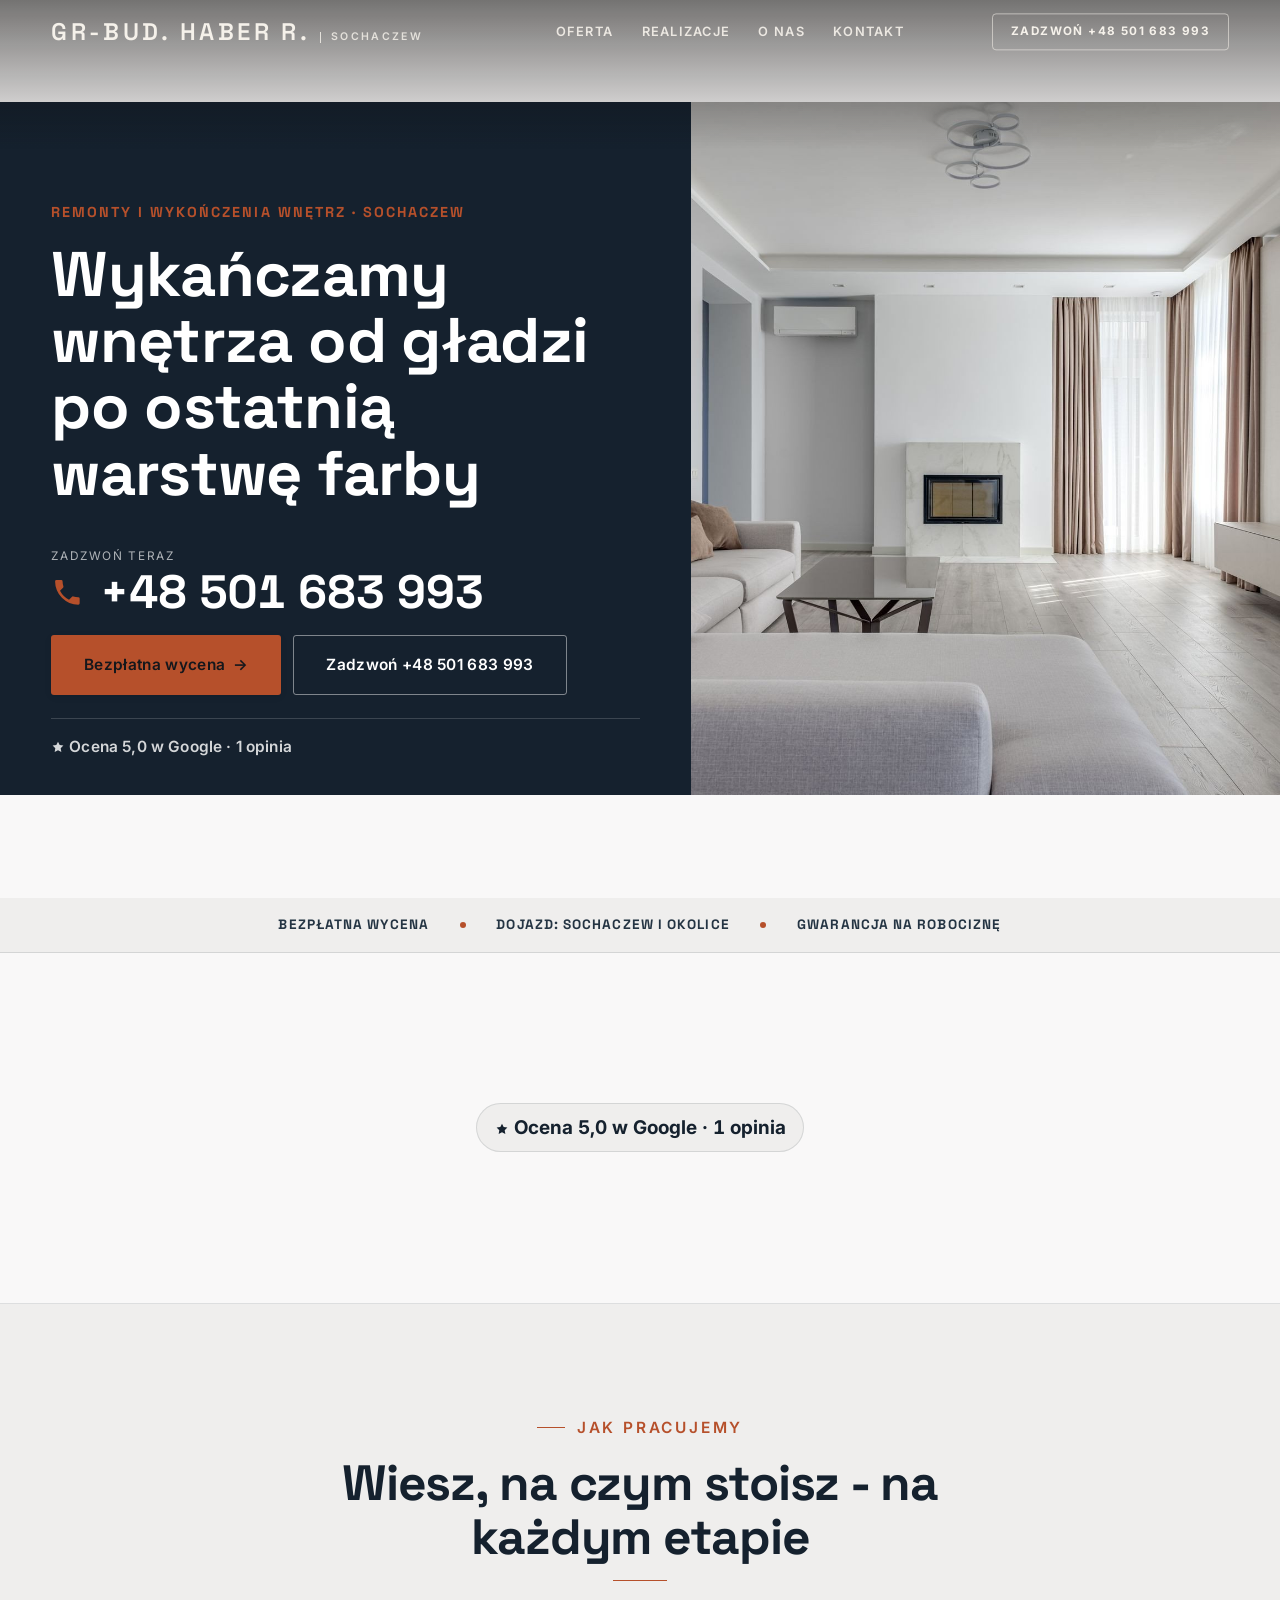
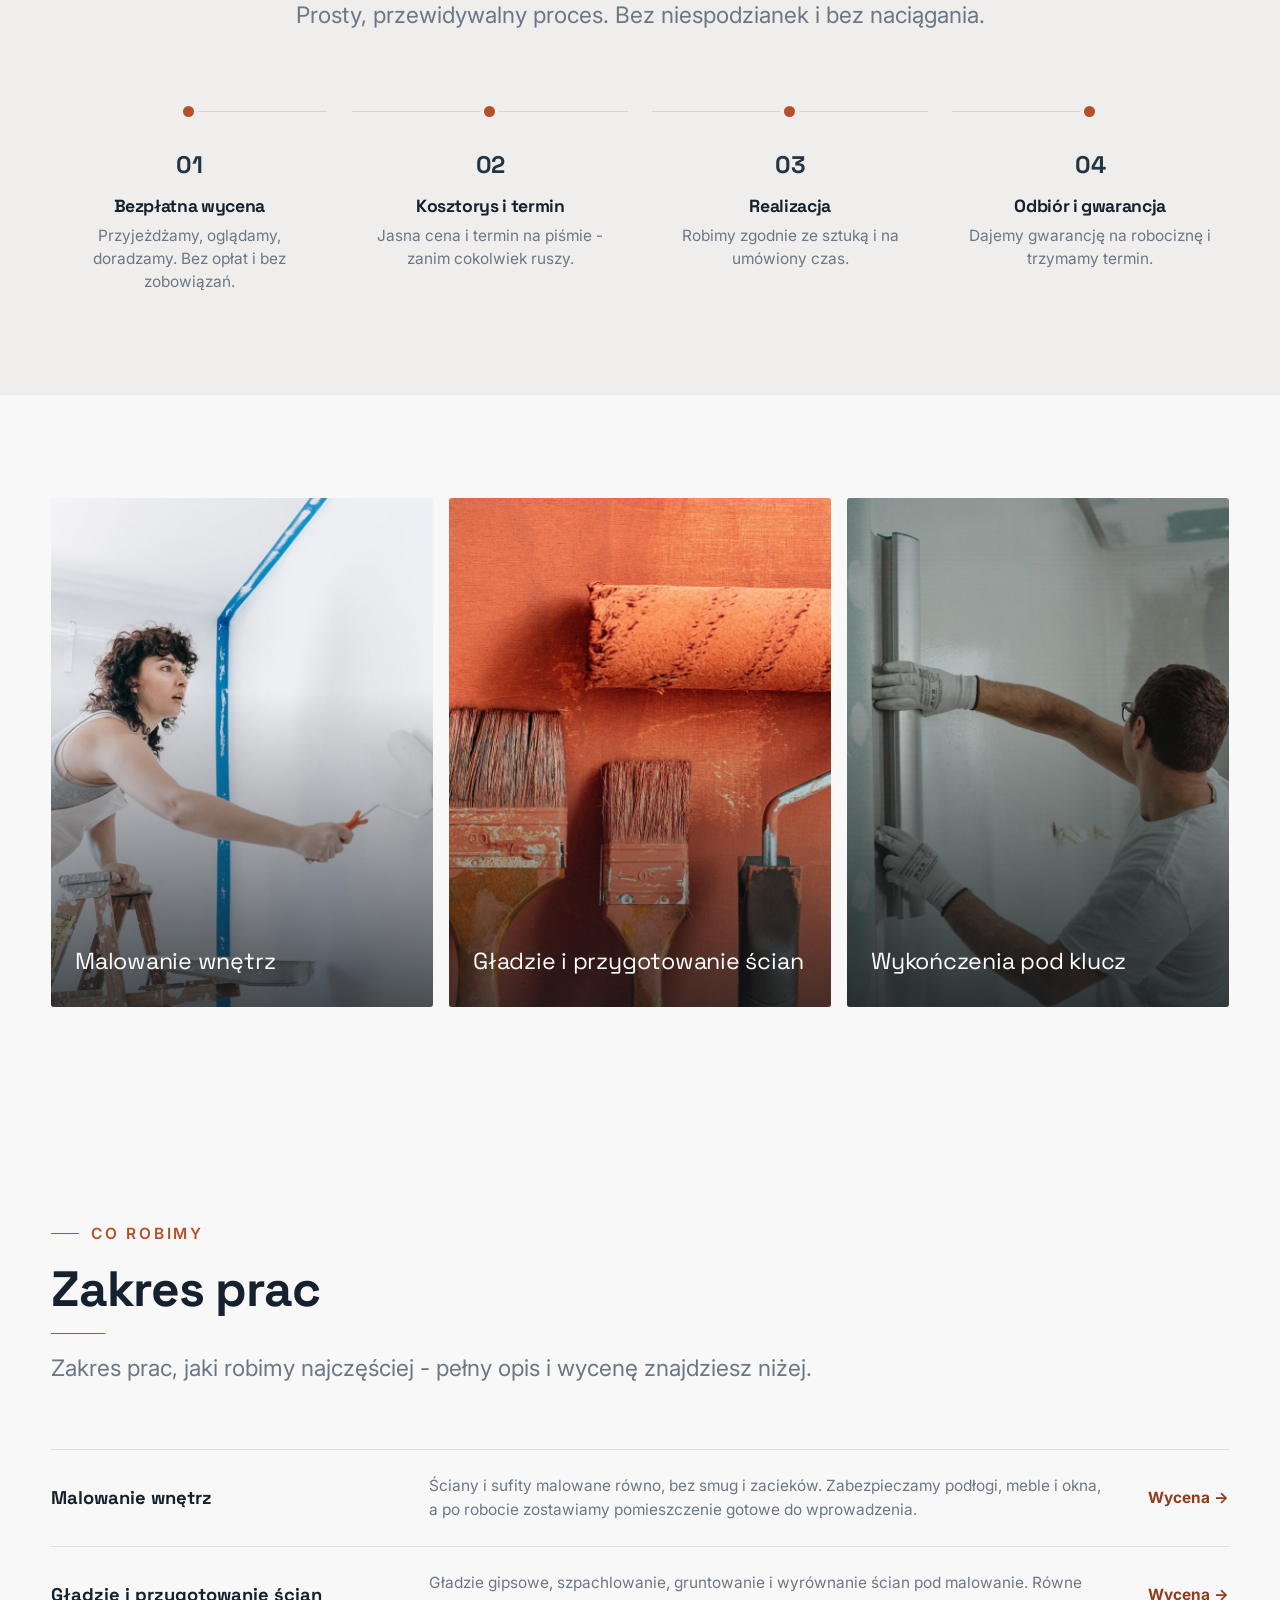
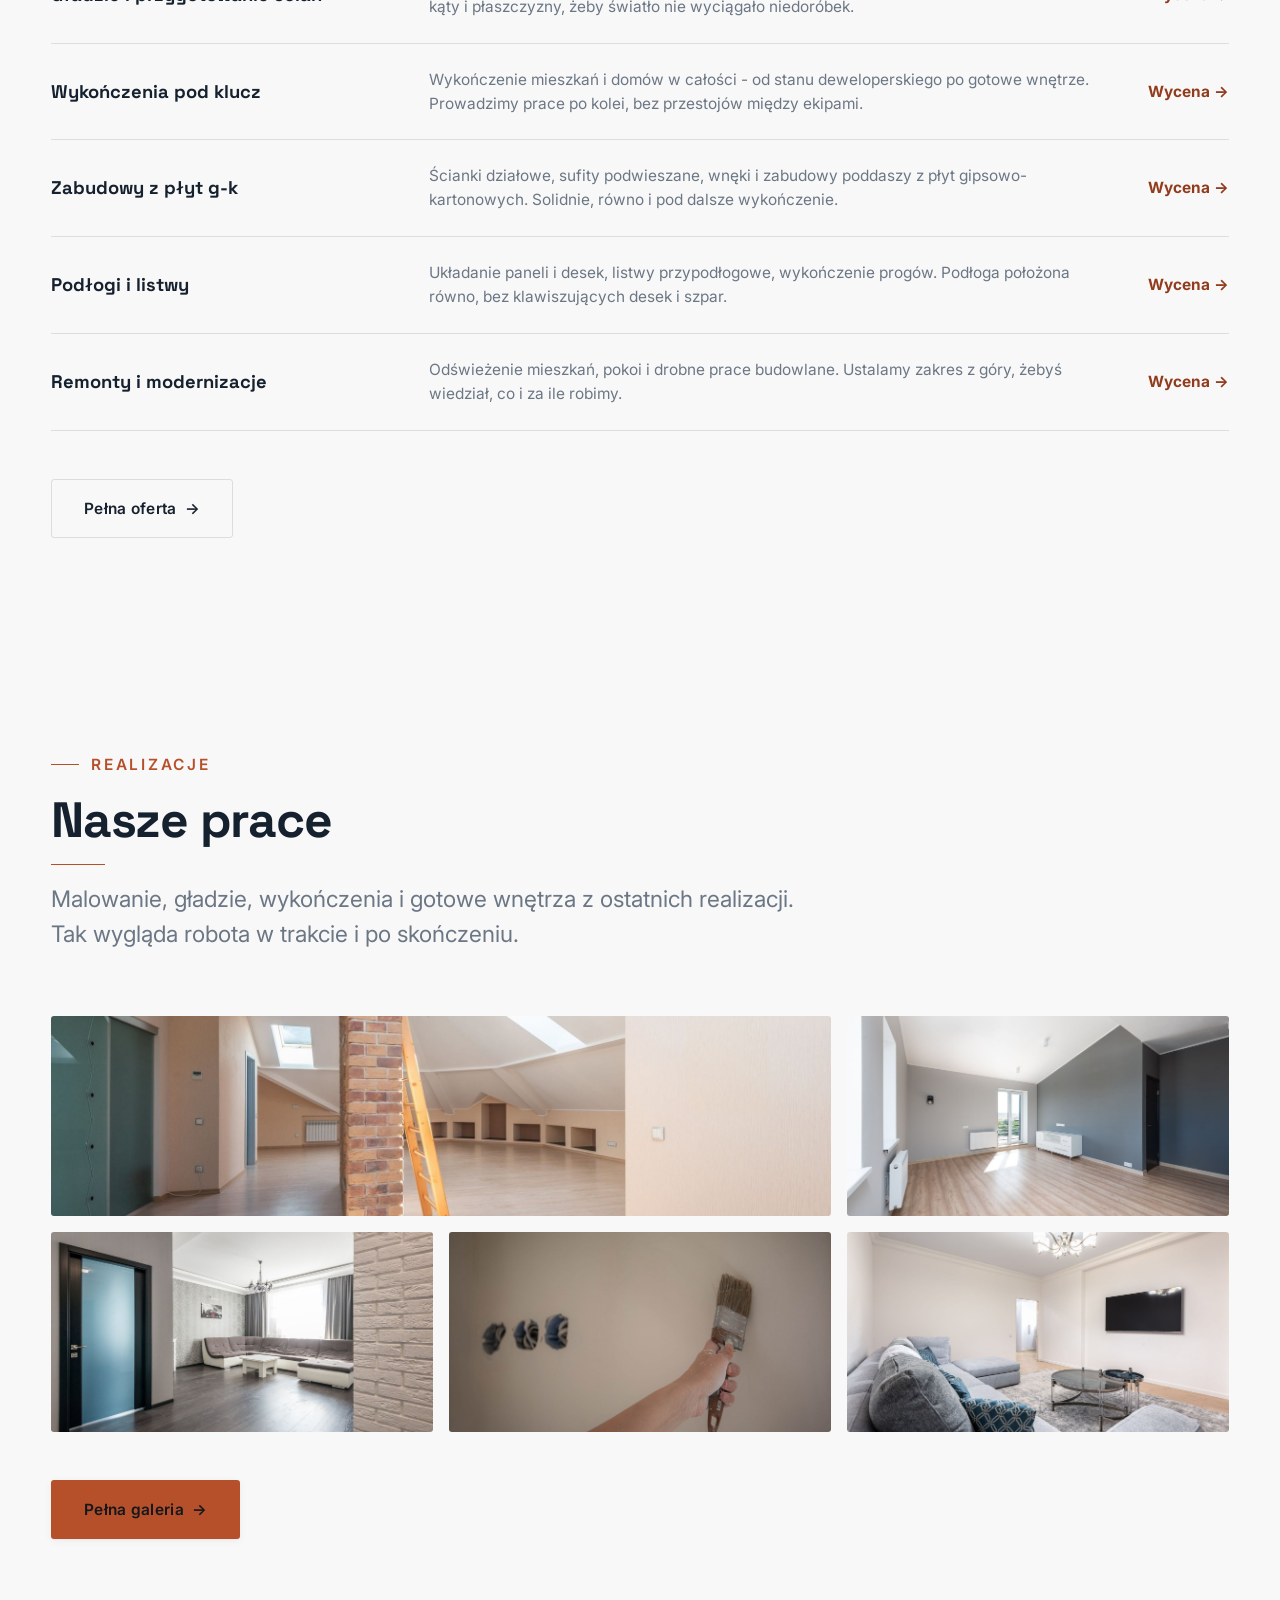
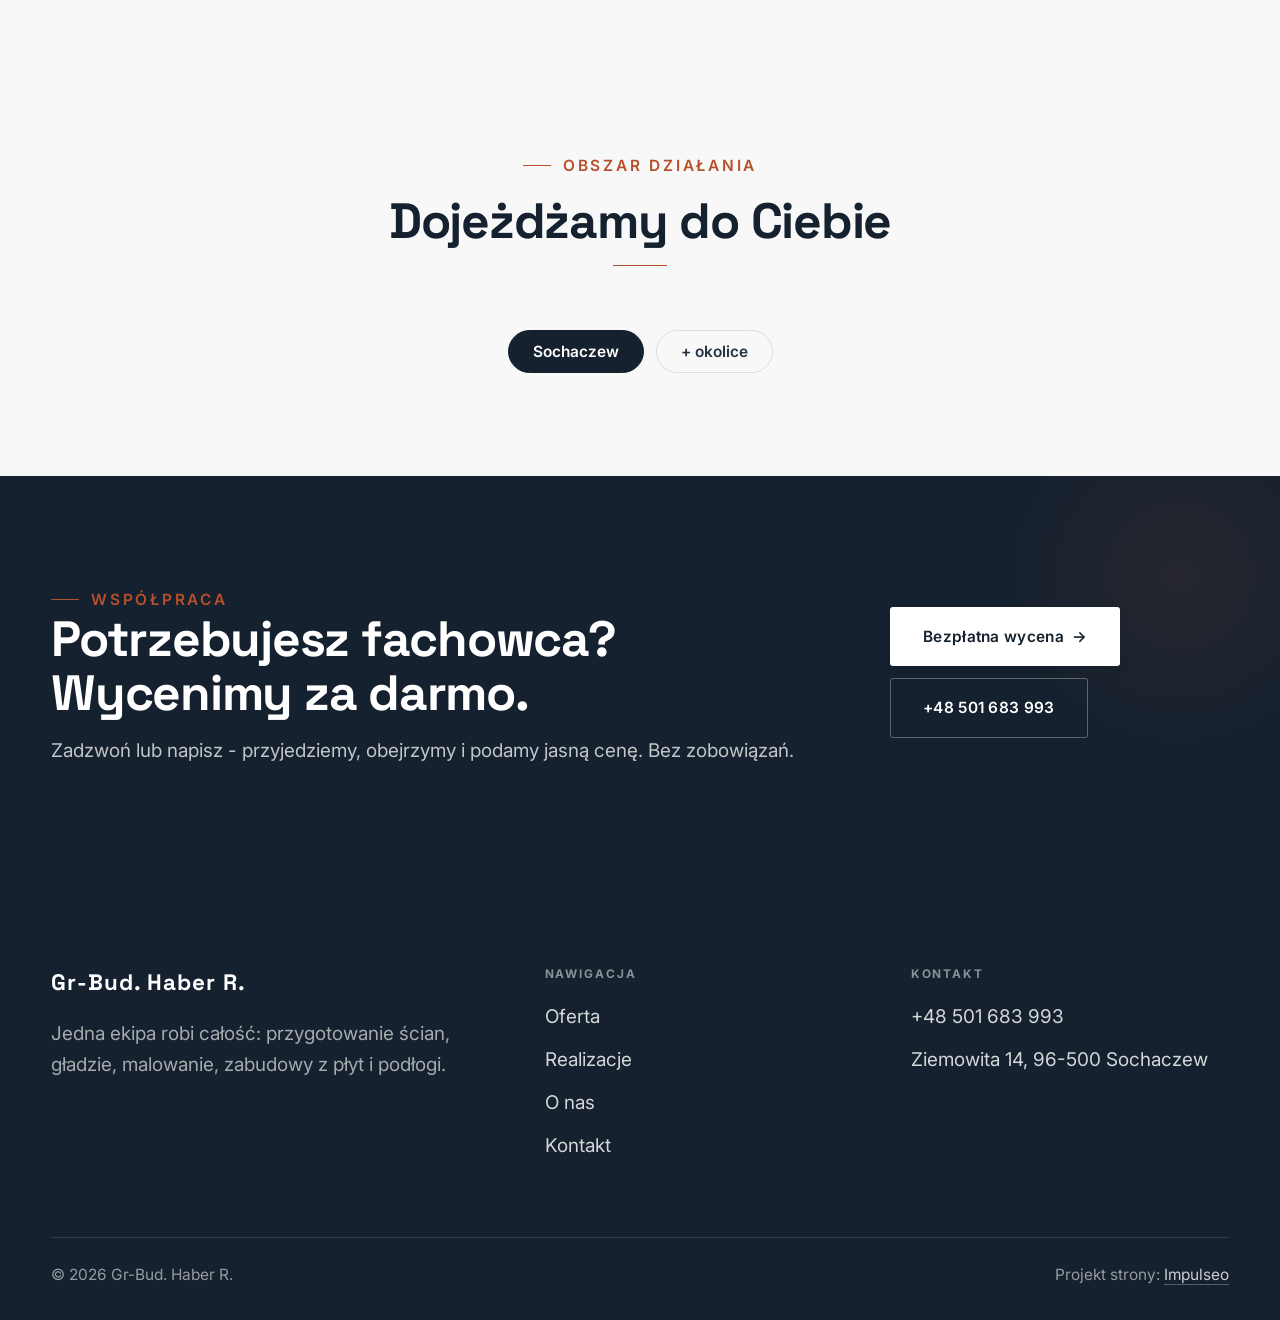
<file: index.html>
<!DOCTYPE html>
<html lang="pl">
<head>
<meta charset="UTF-8">
<meta name="viewport" content="width=device-width, initial-scale=1.0">
<title>Gr-Bud. Haber R. - Remonty i wykończenia wnętrz · Sochaczew</title>
<meta name="description" content="Gr-Bud. Haber R. - malowanie, gładzie, tynki i wykończenia mieszkań oraz domów w Sochaczewie i okolicy. Jedna ekipa od przygotowania ścian po gotowe wnętrze. Bezpłatna wycena - zadzwoń.">
<link rel="preconnect" href="https://fonts.googleapis.com">
<link rel="preconnect" href="https://fonts.gstatic.com" crossorigin>
<link href="https://fonts.googleapis.com/css2?family=Space+Grotesk:wght@500;600;700&family=Inter:wght@400;500;600&display=swap" rel="stylesheet">
<link rel="stylesheet" href="assets/styles.css">
</head>
<body>

<header class="nav">
  <div class="wrap nav-inner">
    <a class="brand" href="index.html"><span class="name">Gr-Bud. Haber R.</span><span class="sub">Sochaczew</span></a>
    <nav class="nav-links">
      <a href="oferta.html">Oferta</a>
      <a href="realizacje.html">Realizacje</a>
      <a href="o-nas.html">O nas</a>
      <a href="kontakt.html">Kontakt</a>
      <a href="tel:+48501683993" class="btn btn-accent">Zadzwoń +48 501 683 993</a>
    </nav>
    <button class="nav-toggle" aria-label="Menu"><span></span><span></span><span></span></button>
  </div>
</header>

<section class="hero-fach">
  <img class="hf-photo" src="img/hero.jpg" alt="Gr-Bud. Haber R.">
  <div class="hf-panel">
      <span class="hf-kicker">Remonty i wykończenia wnętrz · Sochaczew</span>
      <h1 class="hf-title">Wykańczamy wnętrza od gładzi po ostatnią warstwę farby</h1>
      <a class="hf-phone" href="tel:+48501683993"><span class="hf-phone-lab">Zadzwoń teraz</span><span class="hf-phone-num"><svg class="ico-tel" width="16" height="16" viewBox="0 0 24 24" fill="none" aria-hidden="true"><path d="M6.6 10.8a15.5 15.5 0 0 0 6.6 6.6l2.2-2.2a1 1 0 0 1 1-.24 11.4 11.4 0 0 0 3.6.58 1 1 0 0 1 1 1V20a1 1 0 0 1-1 1A17 17 0 0 1 3 4a1 1 0 0 1 1-1h3.5a1 1 0 0 1 1 1c0 1.25.2 2.46.58 3.6a1 1 0 0 1-.25 1l-2.23 2.2Z" fill="currentColor"/></svg> +48 501 683 993</span></a>
      <div class="hf-actions">
        <a href="kontakt.html" class="btn btn-accent">Bezpłatna wycena <span class="arr">→</span></a>
        <a href="tel:+48501683993" class="btn btn-ghost hf-ghost">Zadzwoń +48 501 683 993</a>
      </div>
      <div class="hf-trust"><svg class="ico-star" width="14" height="14" viewBox="0 0 24 24" style="vertical-align:-2px" aria-hidden="true"><path d="M12 2.8l2.85 5.8 6.4.93-4.63 4.5 1.1 6.37L12 17.4l-5.72 3 1.1-6.37-4.63-4.5 6.4-.93L12 2.8Z" fill="currentColor"/></svg> Ocena 5,0 w Google · 1 opinia</div>
  </div>
</section>
<section class="fach-promise">
  <div class="wrap">
    <ul class="fp-row reveal"><li>Bezpłatna wycena</li><li>Dojazd: Sochaczew i okolice</li><li>Gwarancja na robociznę</li></ul>
  </div>
</section>
<section class="trust-bar">
  <div class="wrap">
    <div class="tb-google reveal"><svg class="ico-star" width="14" height="14" viewBox="0 0 24 24" style="vertical-align:-2px" aria-hidden="true"><path d="M12 2.8l2.85 5.8 6.4.93-4.63 4.5 1.1 6.37L12 17.4l-5.72 3 1.1-6.37-4.63-4.5 6.4-.93L12 2.8Z" fill="currentColor"/></svg> Ocena 5,0 w Google · 1 opinia</div>
  </div>
</section>
<section class="proces fachowcy">
  <div class="wrap">
    <div class="head center reveal">
      <span class="eyebrow">Jak pracujemy</span>
      <h2>Wiesz, na czym stoisz - na każdym etapie</h2>
      <p>Prosty, przewidywalny proces. Bez niespodzianek i bez naciągania.</p>
    </div>
    <ol class="proces-line">
      <li class="reveal"><span class="pno">01</span><h3>Bezpłatna wycena</h3><p>Przyjeżdżamy, oglądamy, doradzamy. Bez opłat i bez zobowiązań.</p></li>
      <li class="reveal"><span class="pno">02</span><h3>Kosztorys i termin</h3><p>Jasna cena i termin na piśmie - zanim cokolwiek ruszy.</p></li>
      <li class="reveal"><span class="pno">03</span><h3>Realizacja</h3><p>Robimy zgodnie ze sztuką i na umówiony czas.</p></li>
      <li class="reveal"><span class="pno">04</span><h3>Odbiór i gwarancja</h3><p>Dajemy gwarancję na robociznę i trzymamy termin.</p></li>
    </ol>
  </div>
</section>
<section class="gateways-band">
  <div class="wrap">
    <div class="gateways">
      <a href="oferta.html" class="gateway reveal"><img src="img/g1.jpg" alt="Malowanie wnętrz" loading="lazy"><span class="g-ttl">Malowanie wnętrz</span></a>
      <a href="oferta.html" class="gateway reveal"><img src="img/g2.jpg" alt="Gładzie i przygotowanie ścian" loading="lazy"><span class="g-ttl">Gładzie i przygotowanie ścian</span></a>
      <a href="oferta.html" class="gateway reveal"><img src="img/g3.jpg" alt="Wykończenia pod klucz" loading="lazy"><span class="g-ttl">Wykończenia pod klucz</span></a>
    </div>
  </div>
</section>
<section class="fach-uslugi">
  <div class="wrap">
    <div class="head reveal">
      <span class="eyebrow">Co robimy</span>
      <h2>Zakres prac</h2>
      <p>Zakres prac, jaki robimy najczęściej - pełny opis i wycenę znajdziesz niżej.</p>
    </div>
    <ul class="fu-list">
      <li class="fu-row reveal"><div class="fu-name">Malowanie wnętrz</div><div class="fu-desc">Ściany i sufity malowane równo, bez smug i zacieków. Zabezpieczamy podłogi, meble i okna, a po robocie zostawiamy pomieszczenie gotowe do wprowadzenia.</div><a class="fu-cta" href="kontakt.html">Wycena <span class="arr">→</span></a></li>
      <li class="fu-row reveal"><div class="fu-name">Gładzie i przygotowanie ścian</div><div class="fu-desc">Gładzie gipsowe, szpachlowanie, gruntowanie i wyrównanie ścian pod malowanie. Równe kąty i płaszczyzny, żeby światło nie wyciągało niedoróbek.</div><a class="fu-cta" href="kontakt.html">Wycena <span class="arr">→</span></a></li>
      <li class="fu-row reveal"><div class="fu-name">Wykończenia pod klucz</div><div class="fu-desc">Wykończenie mieszkań i domów w całości - od stanu deweloperskiego po gotowe wnętrze. Prowadzimy prace po kolei, bez przestojów między ekipami.</div><a class="fu-cta" href="kontakt.html">Wycena <span class="arr">→</span></a></li>
      <li class="fu-row reveal"><div class="fu-name">Zabudowy z płyt g-k</div><div class="fu-desc">Ścianki działowe, sufity podwieszane, wnęki i zabudowy poddaszy z płyt gipsowo-kartonowych. Solidnie, równo i pod dalsze wykończenie.</div><a class="fu-cta" href="kontakt.html">Wycena <span class="arr">→</span></a></li>
      <li class="fu-row reveal"><div class="fu-name">Podłogi i listwy</div><div class="fu-desc">Układanie paneli i desek, listwy przypodłogowe, wykończenie progów. Podłoga położona równo, bez klawiszujących desek i szpar.</div><a class="fu-cta" href="kontakt.html">Wycena <span class="arr">→</span></a></li>
      <li class="fu-row reveal"><div class="fu-name">Remonty i modernizacje</div><div class="fu-desc">Odświeżenie mieszkań, pokoi i drobne prace budowlane. Ustalamy zakres z góry, żebyś wiedział, co i za ile robimy.</div><a class="fu-cta" href="kontakt.html">Wycena <span class="arr">→</span></a></li>
    </ul>
    <div style="margin-top:var(--space-7)" class="reveal"><a href="oferta.html" class="btn btn-ghost">Pełna oferta <span class="arr">→</span></a></div>
  </div>
</section>
<section>
  <div class="wrap">
    <div class="head reveal">
      <span class="eyebrow">Realizacje</span>
      <h2>Nasze prace</h2>
      <p>Malowanie, gładzie, wykończenia i gotowe wnętrza z ostatnich realizacji. Tak wygląda robota w trakcie i po skończeniu.</p>
    </div>
    <div class="gallery">
      <div class="tile t-two3 reveal"><img src="img/g4.jpg" alt="Wykończenie poddasza w trakcie" loading="lazy"><div class="cap">Wykończenie poddasza w trakcie</div></div>
      <div class="tile t-third reveal"><img src="img/g5.jpg" alt="Pokój po malowaniu, dwa kolory" loading="lazy"><div class="cap">Pokój po malowaniu, dwa kolory</div></div>
      <div class="tile t-third reveal"><img src="img/g6.jpg" alt="Gotowy salon po wykończeniu" loading="lazy"><div class="cap">Gotowy salon po wykończeniu</div></div>
      <div class="tile t-third reveal"><img src="img/g7.jpg" alt="Malowanie detali przy gniazdkach" loading="lazy"><div class="cap">Malowanie detali przy gniazdkach</div></div>
      <div class="tile t-third reveal"><img src="img/g8.jpg" alt="Wnętrze przygotowane do odbioru" loading="lazy"><div class="cap">Wnętrze przygotowane do odbioru</div></div>
    </div>
    <div style="margin-top:var(--space-7)" class="reveal"><a href="realizacje.html" class="btn btn-accent">Pełna galeria <span class="arr">→</span></a></div>
  </div>
</section>
<section class="obszar">
  <div class="wrap">
    <div class="head center reveal">
      <span class="eyebrow">Obszar działania</span>
      <h2>Dojeżdżamy do Ciebie</h2>
    </div>
    <ul class="obszar-list reveal"><li class="is-home">Sochaczew</li><li>+ okolice</li></ul>
  </div>
</section>
<section class="cta">
  <div class="wrap">
    <div class="reveal">
      <span class="eyebrow">Współpraca</span>
      <h2>Potrzebujesz fachowca? Wycenimy za darmo.</h2>
      <p>Zadzwoń lub napisz - przyjedziemy, obejrzymy i podamy jasną cenę. Bez zobowiązań.</p>
    </div>
    <div class="cta-actions reveal">
      <a href="kontakt.html" class="btn btn-light">Bezpłatna wycena <span class="arr">→</span></a>
      <a href="tel:+48501683993" class="btn btn-ghost" style="color:#fff;border-color:rgba(255,255,255,.3)">+48 501 683 993</a>
    </div>
  </div>
</section>

<footer>
  <div class="wrap">
    <div class="foot-grid">
      <div class="foot-brand">
        <div class="name">Gr-Bud. Haber R.</div>
        <p>Jedna ekipa robi całość: przygotowanie ścian, gładzie, malowanie, zabudowy z płyt i podłogi.</p>
      </div>
      <div class="foot-col">
        <h4>Nawigacja</h4>
        <a href="oferta.html">Oferta</a>
        <a href="realizacje.html">Realizacje</a>
        <a href="o-nas.html">O nas</a>
        <a href="kontakt.html">Kontakt</a>
      </div>
      <div class="foot-col">
        <h4>Kontakt</h4>
        <a href="tel:+48501683993">+48 501 683 993</a>
        <p>Ziemowita 14, 96-500 Sochaczew</p>
      </div>
    </div>
    <div class="foot-bot">
      <span>© 2026 Gr-Bud. Haber R.</span>
      <span>Projekt strony: <a class="foot-credit" href="https://impulseo.pl" target="_blank" rel="noopener">Impulseo</a></span>
    </div>
  </div>
</footer>
<div class="sticky-call"><a class="sc-call" href="tel:+48501683993"><svg class="ico-tel" width="16" height="16" viewBox="0 0 24 24" fill="none" aria-hidden="true"><path d="M6.6 10.8a15.5 15.5 0 0 0 6.6 6.6l2.2-2.2a1 1 0 0 1 1-.24 11.4 11.4 0 0 0 3.6.58 1 1 0 0 1 1 1V20a1 1 0 0 1-1 1A17 17 0 0 1 3 4a1 1 0 0 1 1-1h3.5a1 1 0 0 1 1 1c0 1.25.2 2.46.58 3.6a1 1 0 0 1-.25 1l-2.23 2.2Z" fill="currentColor"/></svg> Zadzwoń</a><a class="sc-quote" href="kontakt.html">Bezpłatna wycena</a></div>

<script src="assets/main.js"></script>
</body>
</html>
</file>
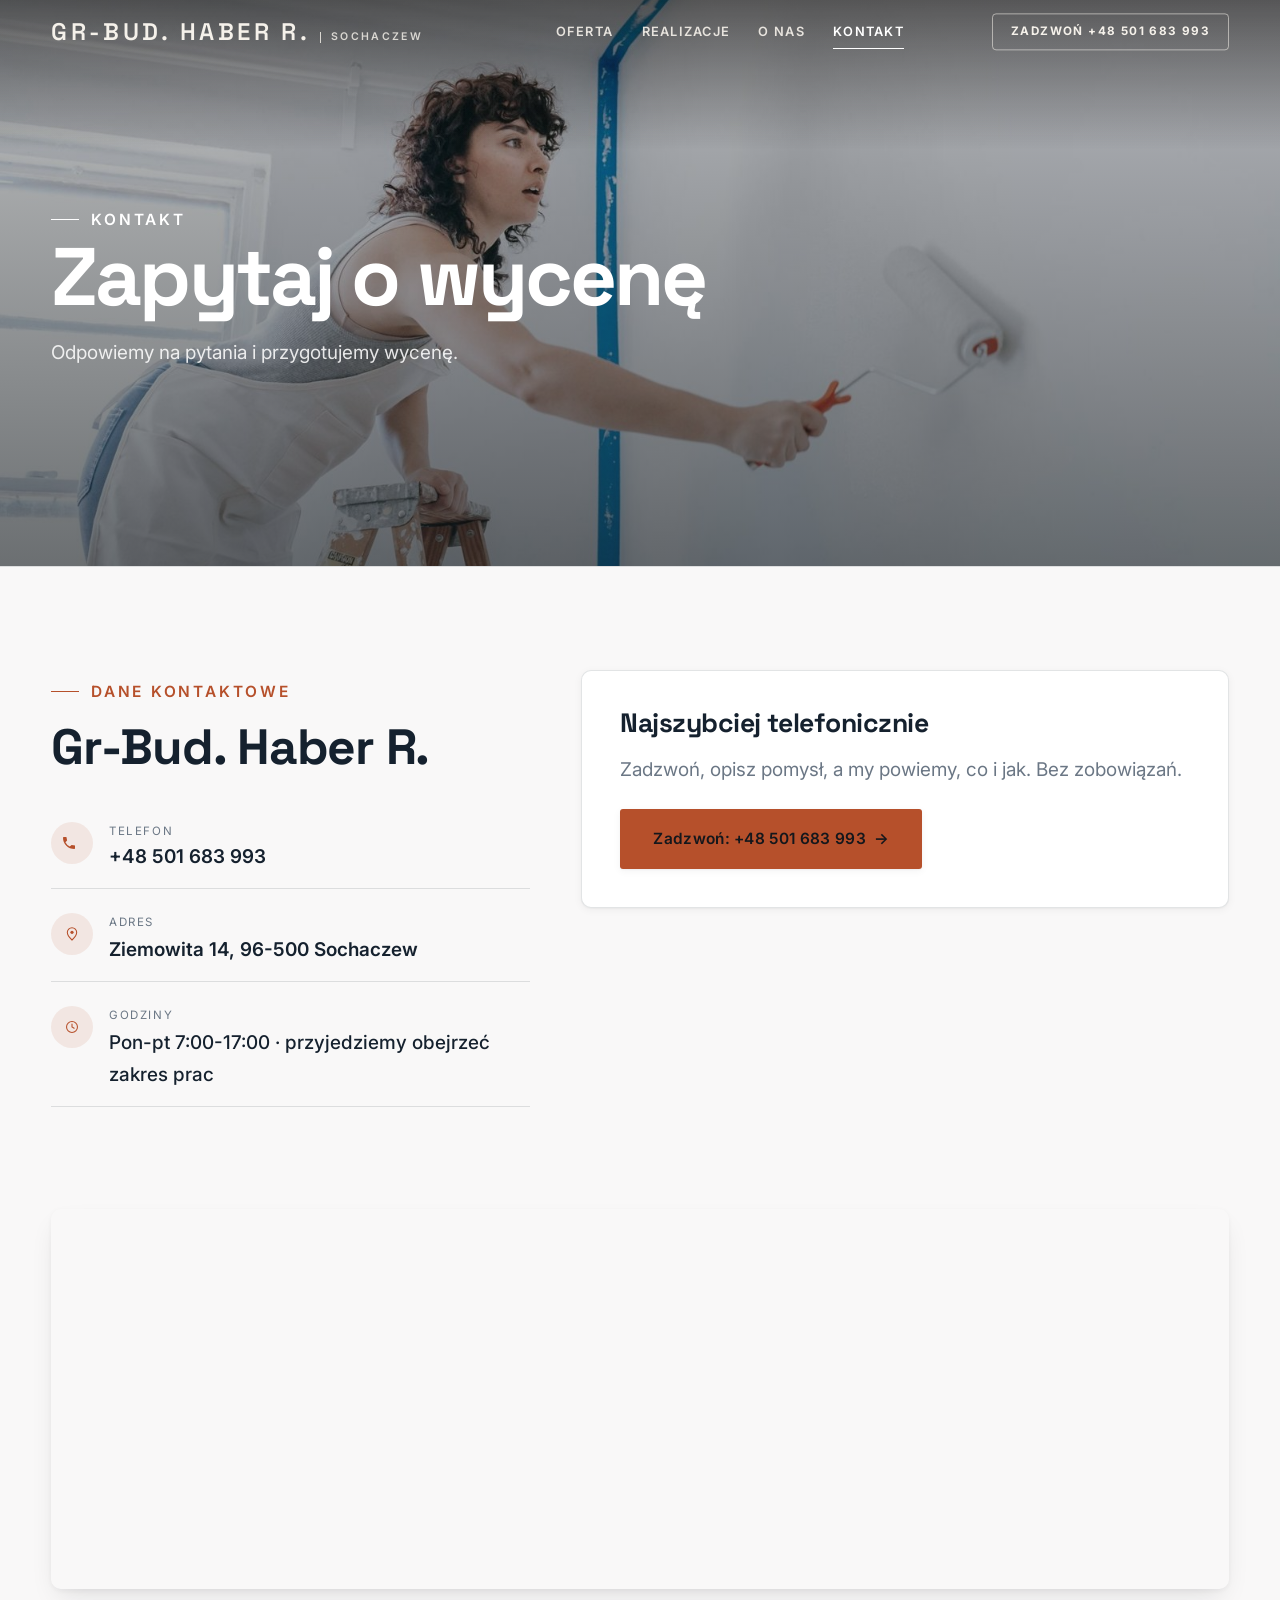
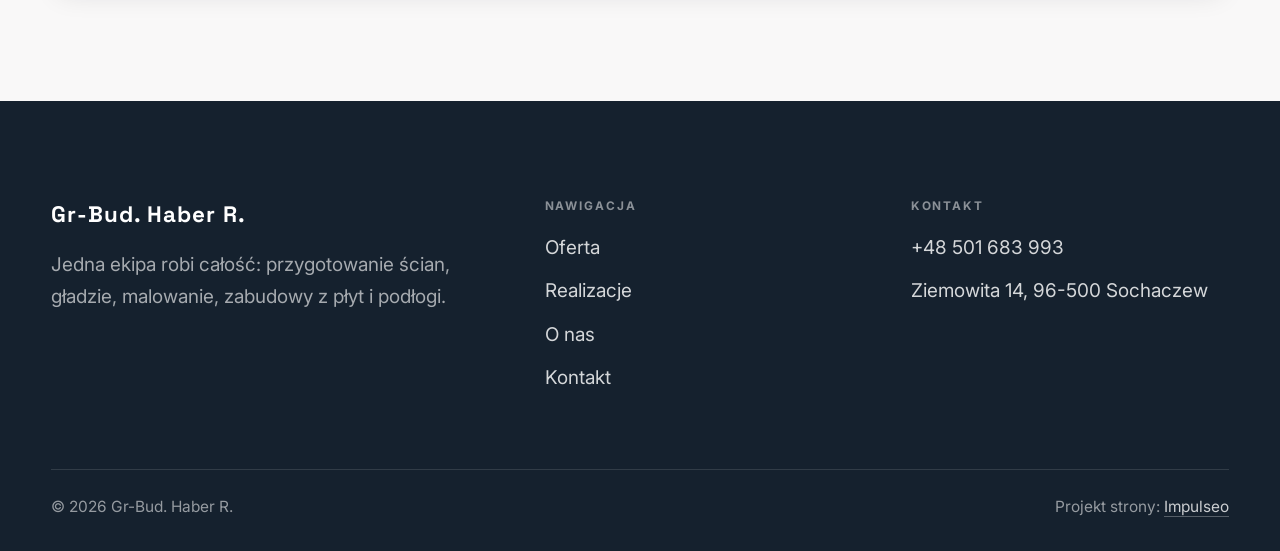
<file: kontakt.html>
<!DOCTYPE html>
<html lang="pl">
<head>
<meta charset="UTF-8">
<meta name="viewport" content="width=device-width, initial-scale=1.0">
<title>Kontakt - Gr-Bud. Haber R.</title>
<meta name="description" content="Kontakt Gr-Bud. Haber R. - Ziemowita 14, 96-500 Sochaczew">
<link rel="preconnect" href="https://fonts.googleapis.com">
<link rel="preconnect" href="https://fonts.gstatic.com" crossorigin>
<link href="https://fonts.googleapis.com/css2?family=Space+Grotesk:wght@500;600;700&family=Inter:wght@400;500;600&display=swap" rel="stylesheet">
<link rel="stylesheet" href="assets/styles.css">
</head>
<body>

<header class="nav">
  <div class="wrap nav-inner">
    <a class="brand" href="index.html"><span class="name">Gr-Bud. Haber R.</span><span class="sub">Sochaczew</span></a>
    <nav class="nav-links">
      <a href="oferta.html">Oferta</a>
      <a href="realizacje.html">Realizacje</a>
      <a href="o-nas.html">O nas</a>
      <a href="kontakt.html" class="active">Kontakt</a>
      <a href="tel:+48501683993" class="btn btn-accent">Zadzwoń +48 501 683 993</a>
    </nav>
    <button class="nav-toggle" aria-label="Menu"><span></span><span></span><span></span></button>
  </div>
</header>

<section class="pagehead">
  <img src="img/g1.jpg" alt="Gr-Bud. Haber R. - Zapytaj o wycenę">
  <div class="wrap">
    <span class="eyebrow">Kontakt</span>
    <h1>Zapytaj o wycenę</h1>
    <p>Odpowiemy na pytania i przygotujemy wycenę.</p>
  </div>
</section>
<section>
  <div class="wrap contact-grid">
    <div class="reveal">
      <span class="eyebrow">Dane kontaktowe</span>
      <h2 style="margin:var(--space-4) 0 var(--space-6)">Gr-Bud. Haber R.</h2>
      <div class="info-list">
        <div class="info-row"><div class="ic"><svg class="ico-tel" width="16" height="16" viewBox="0 0 24 24" fill="none" aria-hidden="true"><path d="M6.6 10.8a15.5 15.5 0 0 0 6.6 6.6l2.2-2.2a1 1 0 0 1 1-.24 11.4 11.4 0 0 0 3.6.58 1 1 0 0 1 1 1V20a1 1 0 0 1-1 1A17 17 0 0 1 3 4a1 1 0 0 1 1-1h3.5a1 1 0 0 1 1 1c0 1.25.2 2.46.58 3.6a1 1 0 0 1-.25 1l-2.23 2.2Z" fill="currentColor"/></svg></div><div><div class="lbl">Telefon</div><a class="val" href="tel:+48501683993">+48 501 683 993</a></div></div>
        <div class="info-row"><div class="ic"><svg class="ico-pin" width="16" height="16" viewBox="0 0 24 24" fill="none" aria-hidden="true"><path d="M12 21s7-6.1 7-11.5A7 7 0 0 0 5 9.5C5 14.9 12 21 12 21Z" stroke="currentColor" stroke-width="1.6" fill="none"/><circle cx="12" cy="9.5" r="2.4" fill="currentColor"/></svg></div><div><div class="lbl">Adres</div><div class="val">Ziemowita 14, 96-500 Sochaczew</div></div></div>
        <div class="info-row"><div class="ic"><svg class="ico-clock" width="16" height="16" viewBox="0 0 24 24" fill="none" aria-hidden="true"><circle cx="12" cy="12" r="8.2" stroke="currentColor" stroke-width="1.6"/><path d="M12 7.5V12l3.2 1.9" stroke="currentColor" stroke-width="1.6" stroke-linecap="round"/></svg></div><div><div class="lbl">Godziny</div><div class="val" style="font-weight:500">Pon-pt 7:00-17:00 · przyjedziemy obejrzeć zakres prac</div></div></div>
      </div>
    </div>
    <div class="reveal">
      <div class="form">
        <h3 style="margin-bottom:var(--space-4)">Najszybciej telefonicznie</h3>
        <p class="muted" style="margin-bottom:var(--space-5)">Zadzwoń, opisz pomysł, a my powiemy, co i jak. Bez zobowiązań.</p>
        <a href="tel:+48501683993" class="btn btn-accent" style="justify-content:center">Zadzwoń: +48 501 683 993 <span class="arr">→</span></a>
      </div>
    </div>
  </div>
</section>
<section style="padding-top:0">
  <div class="wrap reveal">
    <iframe class="map" title="Gr-Bud. Haber R. - Sochaczew" src="https://maps.google.com/maps?q=52.2224526%2C20.2387774&z=15&output=embed" loading="lazy" referrerpolicy="no-referrer-when-downgrade"></iframe>
  </div>
</section>

<footer>
  <div class="wrap">
    <div class="foot-grid">
      <div class="foot-brand">
        <div class="name">Gr-Bud. Haber R.</div>
        <p>Jedna ekipa robi całość: przygotowanie ścian, gładzie, malowanie, zabudowy z płyt i podłogi.</p>
      </div>
      <div class="foot-col">
        <h4>Nawigacja</h4>
        <a href="oferta.html">Oferta</a>
        <a href="realizacje.html">Realizacje</a>
        <a href="o-nas.html">O nas</a>
        <a href="kontakt.html">Kontakt</a>
      </div>
      <div class="foot-col">
        <h4>Kontakt</h4>
        <a href="tel:+48501683993">+48 501 683 993</a>
        <p>Ziemowita 14, 96-500 Sochaczew</p>
      </div>
    </div>
    <div class="foot-bot">
      <span>© 2026 Gr-Bud. Haber R.</span>
      <span>Projekt strony: <a class="foot-credit" href="https://impulseo.pl" target="_blank" rel="noopener">Impulseo</a></span>
    </div>
  </div>
</footer>
<div class="sticky-call"><a class="sc-call" href="tel:+48501683993"><svg class="ico-tel" width="16" height="16" viewBox="0 0 24 24" fill="none" aria-hidden="true"><path d="M6.6 10.8a15.5 15.5 0 0 0 6.6 6.6l2.2-2.2a1 1 0 0 1 1-.24 11.4 11.4 0 0 0 3.6.58 1 1 0 0 1 1 1V20a1 1 0 0 1-1 1A17 17 0 0 1 3 4a1 1 0 0 1 1-1h3.5a1 1 0 0 1 1 1c0 1.25.2 2.46.58 3.6a1 1 0 0 1-.25 1l-2.23 2.2Z" fill="currentColor"/></svg> Zadzwoń</a><a class="sc-quote" href="kontakt.html">Bezpłatna wycena</a></div>

<script src="assets/main.js"></script>
</body>
</html>
</file>
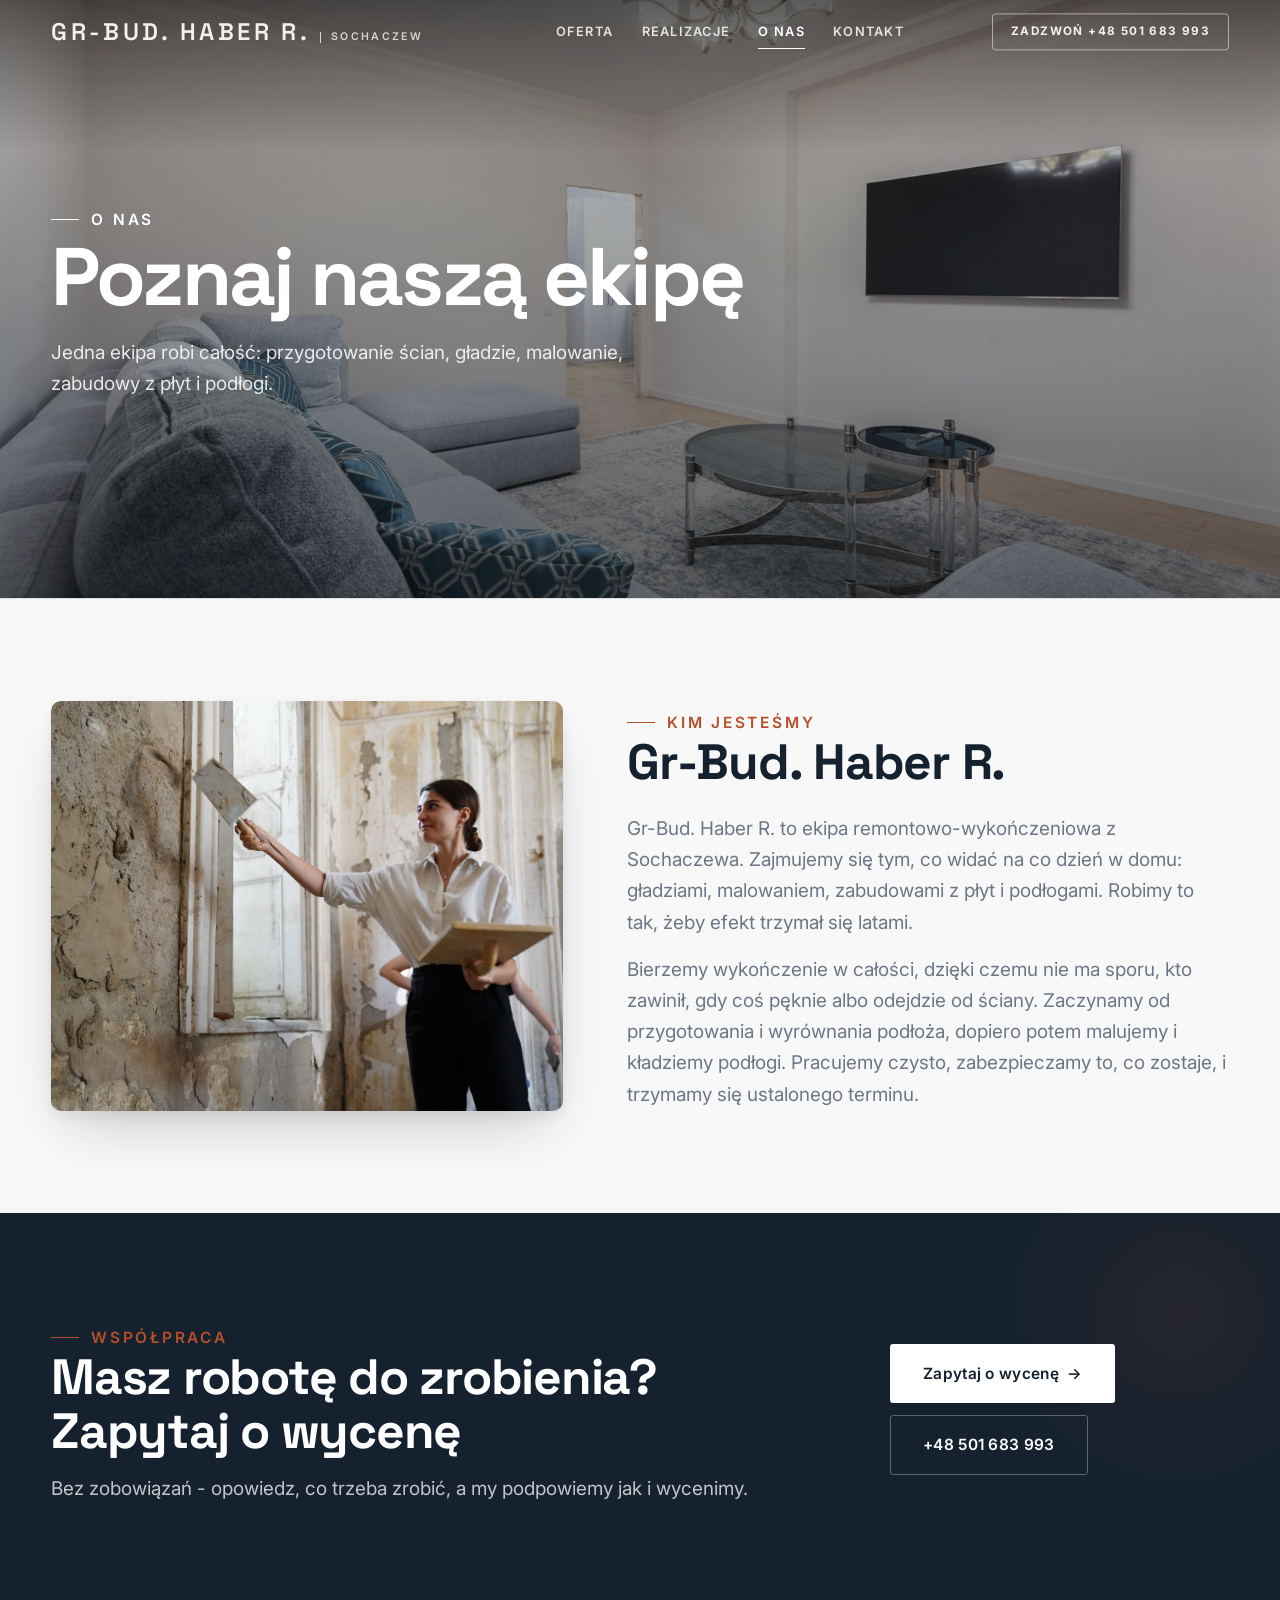
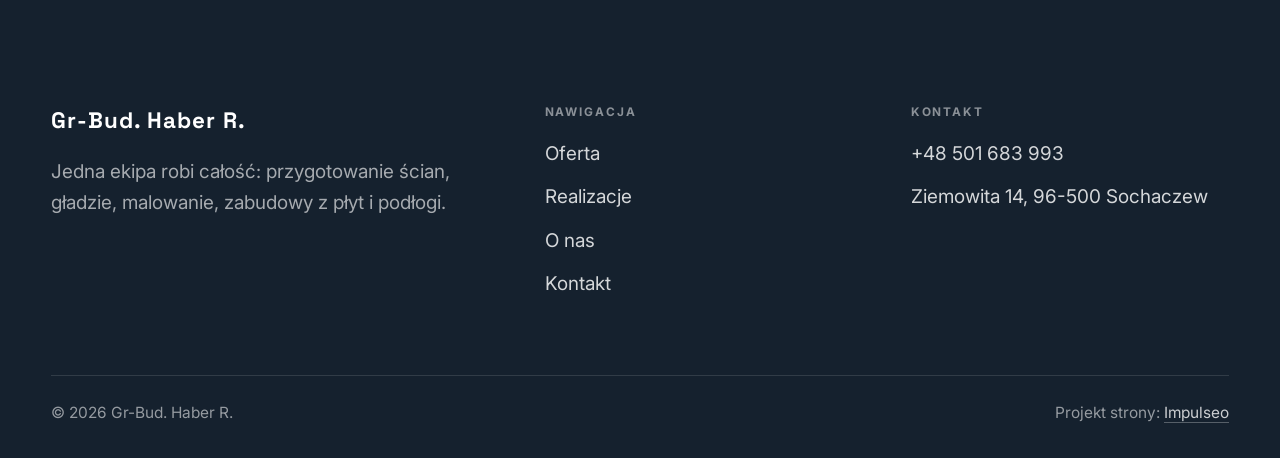
<file: o-nas.html>
<!DOCTYPE html>
<html lang="pl">
<head>
<meta charset="UTF-8">
<meta name="viewport" content="width=device-width, initial-scale=1.0">
<title>O nas - Gr-Bud. Haber R.</title>
<meta name="description" content="Gr-Bud. Haber R. - malowanie, gładzie, tynki i wykończenia mieszkań oraz domów w Sochaczewie i okolicy. Jedna ekipa od przygotowania ścian po gotowe wnętrze. Bezpłatna wycena - zadzwoń.">
<link rel="preconnect" href="https://fonts.googleapis.com">
<link rel="preconnect" href="https://fonts.gstatic.com" crossorigin>
<link href="https://fonts.googleapis.com/css2?family=Space+Grotesk:wght@500;600;700&family=Inter:wght@400;500;600&display=swap" rel="stylesheet">
<link rel="stylesheet" href="assets/styles.css">
</head>
<body>

<header class="nav">
  <div class="wrap nav-inner">
    <a class="brand" href="index.html"><span class="name">Gr-Bud. Haber R.</span><span class="sub">Sochaczew</span></a>
    <nav class="nav-links">
      <a href="oferta.html">Oferta</a>
      <a href="realizacje.html">Realizacje</a>
      <a href="o-nas.html" class="active">O nas</a>
      <a href="kontakt.html">Kontakt</a>
      <a href="tel:+48501683993" class="btn btn-accent">Zadzwoń +48 501 683 993</a>
    </nav>
    <button class="nav-toggle" aria-label="Menu"><span></span><span></span><span></span></button>
  </div>
</header>

<section class="pagehead">
  <img src="img/g8.jpg" alt="Gr-Bud. Haber R. - Poznaj naszą ekipę">
  <div class="wrap">
    <span class="eyebrow">O nas</span>
    <h1>Poznaj naszą ekipę</h1>
    <p>Jedna ekipa robi całość: przygotowanie ścian, gładzie, malowanie, zabudowy z płyt i podłogi.</p>
  </div>
</section>
<section>
  <div class="wrap split">
    <div class="split-art reveal"><img src="img/about.jpg" alt="Gr-Bud. Haber R." loading="lazy"></div>
    <div class="split-copy reveal">
      <span class="eyebrow">Kim jesteśmy</span>
      <h2>Gr-Bud. Haber R.</h2>
      <p class="muted">Gr-Bud. Haber R. to ekipa remontowo-wykończeniowa z Sochaczewa. Zajmujemy się tym, co widać na co dzień w domu: gładziami, malowaniem, zabudowami z płyt i podłogami. Robimy to tak, żeby efekt trzymał się latami.</p>
      <p class="muted">Bierzemy wykończenie w całości, dzięki czemu nie ma sporu, kto zawinił, gdy coś pęknie albo odejdzie od ściany. Zaczynamy od przygotowania i wyrównania podłoża, dopiero potem malujemy i kładziemy podłogi. Pracujemy czysto, zabezpieczamy to, co zostaje, i trzymamy się ustalonego terminu.</p>
    </div>
  </div>
</section>


<section class="cta">
  <div class="wrap">
    <div class="reveal">
      <span class="eyebrow">Współpraca</span>
      <h2>Masz robotę do zrobienia? Zapytaj o wycenę</h2>
      <p>Bez zobowiązań - opowiedz, co trzeba zrobić, a my podpowiemy jak i wycenimy.</p>
    </div>
    <div class="cta-actions reveal">
      <a href="kontakt.html" class="btn btn-light">Zapytaj o wycenę <span class="arr">→</span></a>
      <a href="tel:+48501683993" class="btn btn-ghost" style="color:#fff;border-color:rgba(255,255,255,.3)">+48 501 683 993</a>
    </div>
  </div>
</section>

<footer>
  <div class="wrap">
    <div class="foot-grid">
      <div class="foot-brand">
        <div class="name">Gr-Bud. Haber R.</div>
        <p>Jedna ekipa robi całość: przygotowanie ścian, gładzie, malowanie, zabudowy z płyt i podłogi.</p>
      </div>
      <div class="foot-col">
        <h4>Nawigacja</h4>
        <a href="oferta.html">Oferta</a>
        <a href="realizacje.html">Realizacje</a>
        <a href="o-nas.html">O nas</a>
        <a href="kontakt.html">Kontakt</a>
      </div>
      <div class="foot-col">
        <h4>Kontakt</h4>
        <a href="tel:+48501683993">+48 501 683 993</a>
        <p>Ziemowita 14, 96-500 Sochaczew</p>
      </div>
    </div>
    <div class="foot-bot">
      <span>© 2026 Gr-Bud. Haber R.</span>
      <span>Projekt strony: <a class="foot-credit" href="https://impulseo.pl" target="_blank" rel="noopener">Impulseo</a></span>
    </div>
  </div>
</footer>
<div class="sticky-call"><a class="sc-call" href="tel:+48501683993"><svg class="ico-tel" width="16" height="16" viewBox="0 0 24 24" fill="none" aria-hidden="true"><path d="M6.6 10.8a15.5 15.5 0 0 0 6.6 6.6l2.2-2.2a1 1 0 0 1 1-.24 11.4 11.4 0 0 0 3.6.58 1 1 0 0 1 1 1V20a1 1 0 0 1-1 1A17 17 0 0 1 3 4a1 1 0 0 1 1-1h3.5a1 1 0 0 1 1 1c0 1.25.2 2.46.58 3.6a1 1 0 0 1-.25 1l-2.23 2.2Z" fill="currentColor"/></svg> Zadzwoń</a><a class="sc-quote" href="kontakt.html">Bezpłatna wycena</a></div>

<script src="assets/main.js"></script>
</body>
</html>
</file>
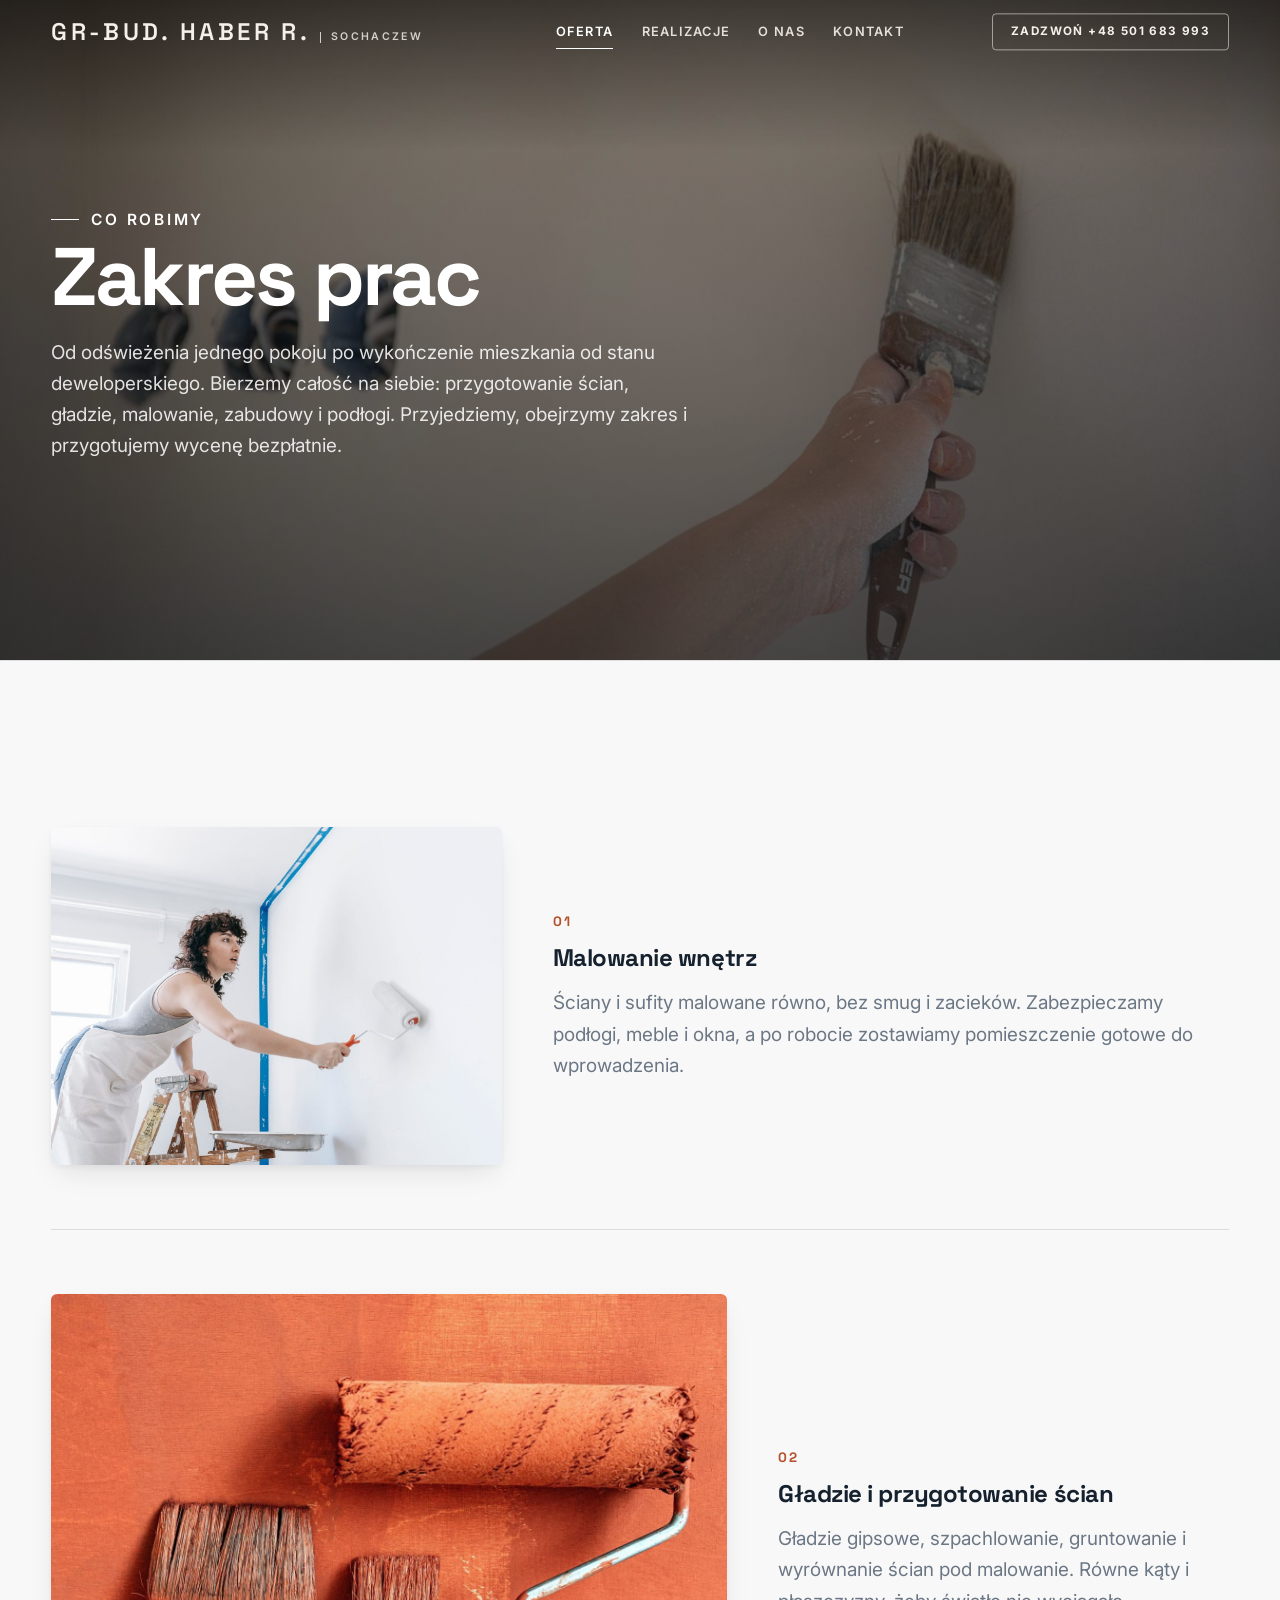
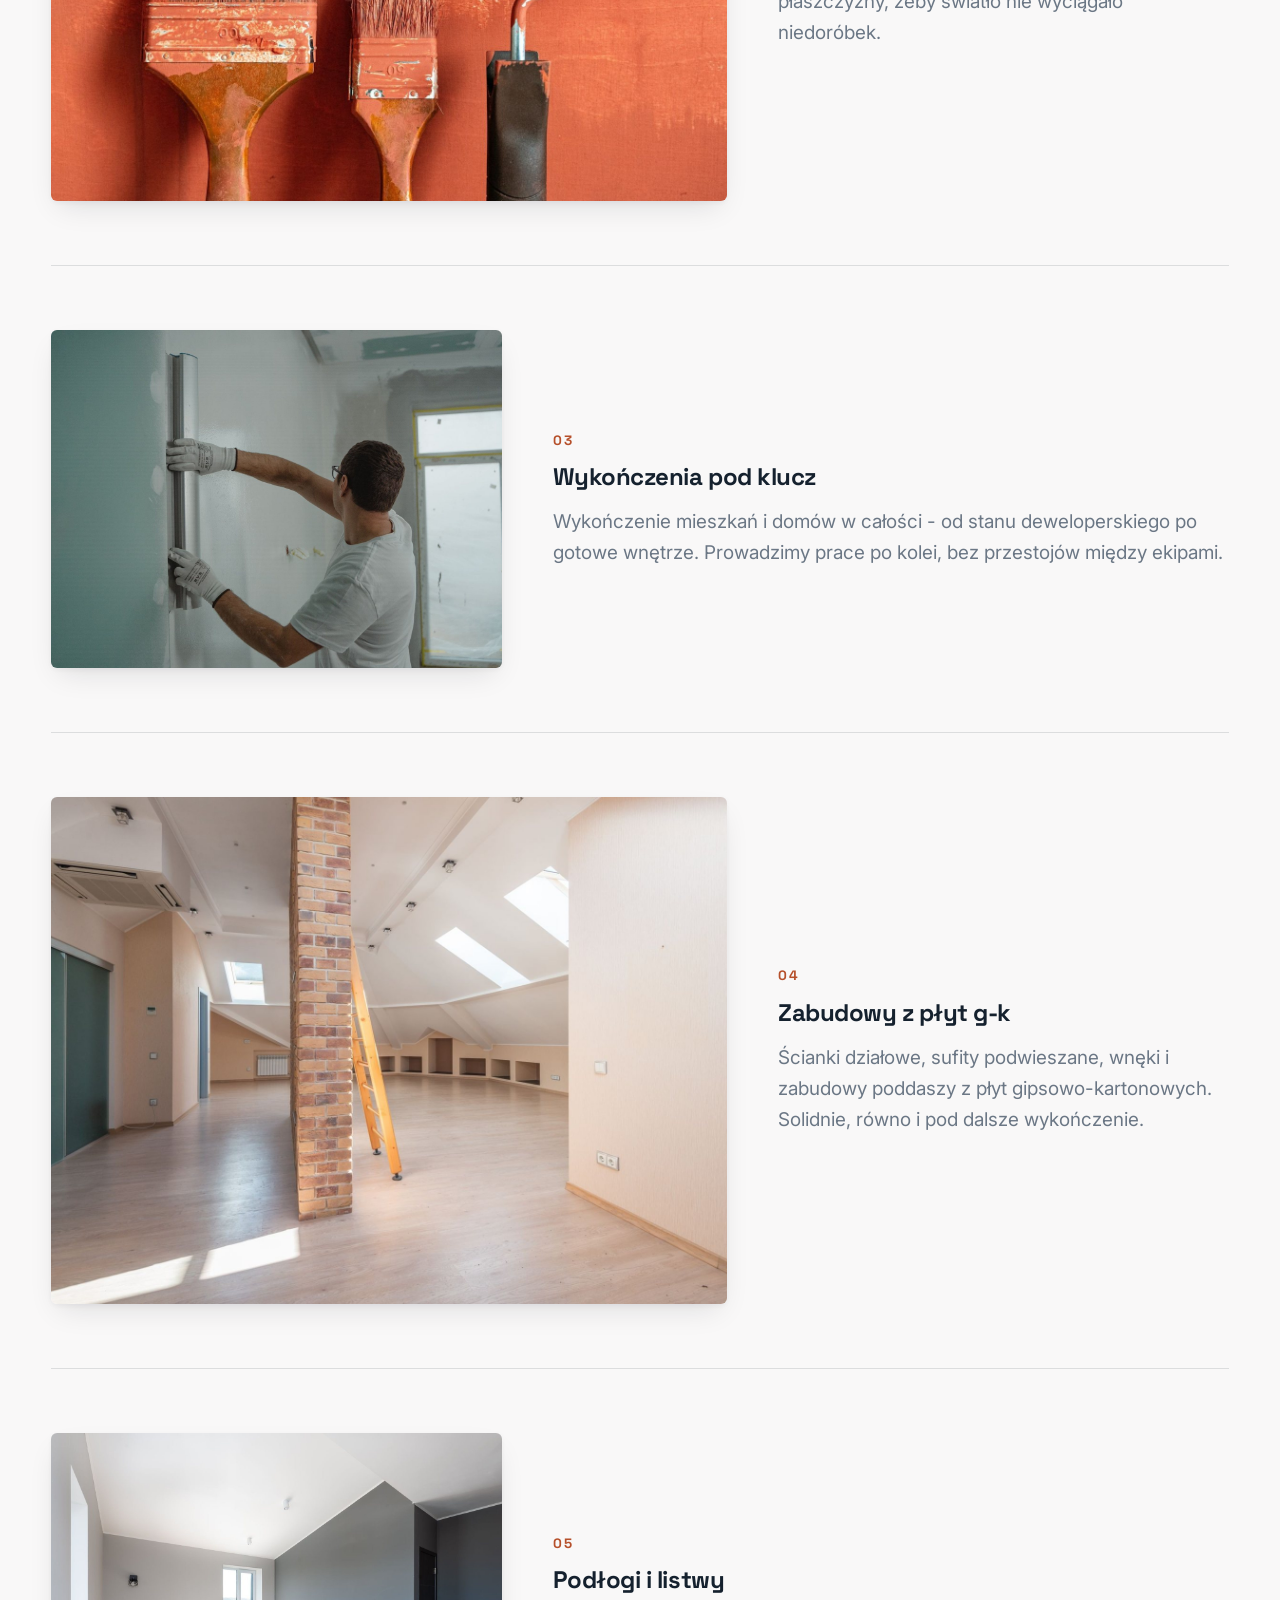
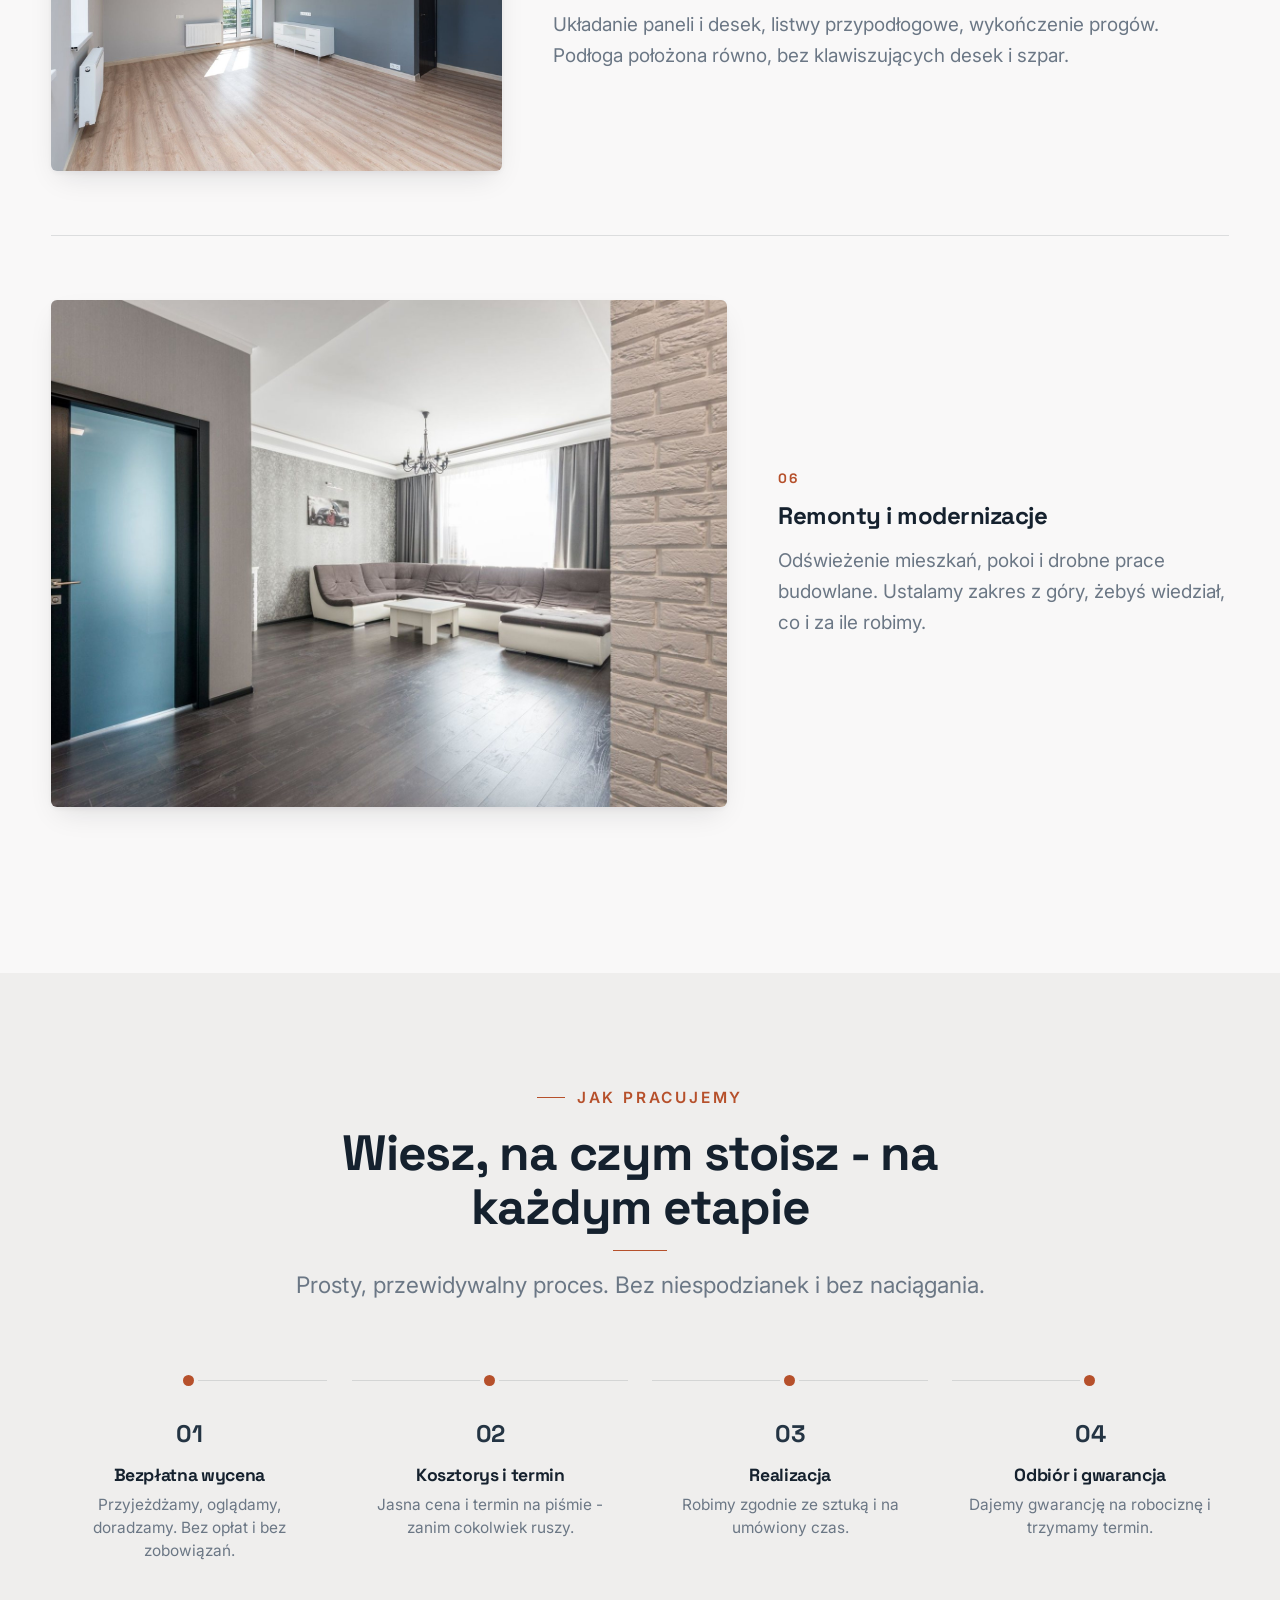
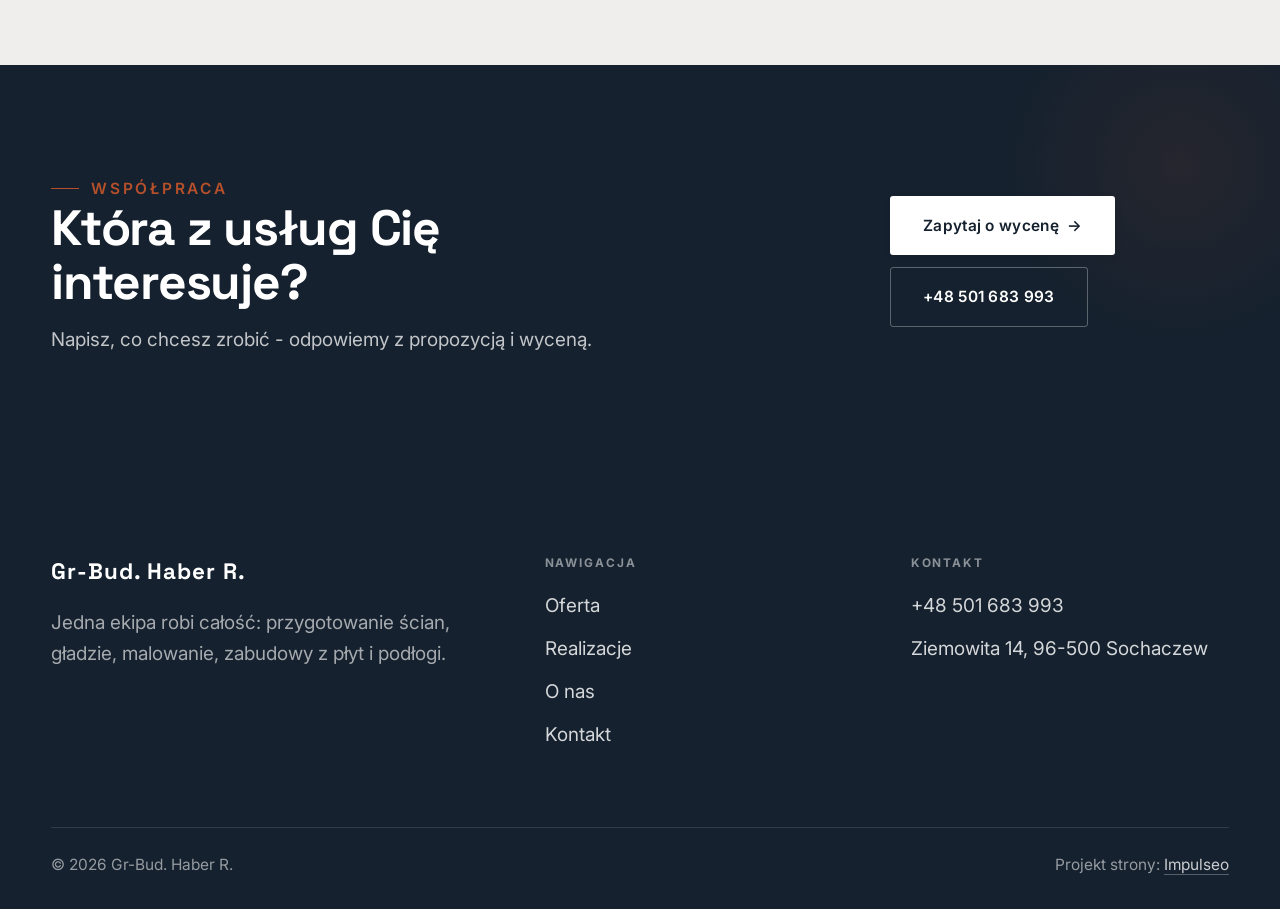
<file: oferta.html>
<!DOCTYPE html>
<html lang="pl">
<head>
<meta charset="UTF-8">
<meta name="viewport" content="width=device-width, initial-scale=1.0">
<title>Oferta - Gr-Bud. Haber R.</title>
<meta name="description" content="Gr-Bud. Haber R. - malowanie, gładzie, tynki i wykończenia mieszkań oraz domów w Sochaczewie i okolicy. Jedna ekipa od przygotowania ścian po gotowe wnętrze. Bezpłatna wycena - zadzwoń.">
<link rel="preconnect" href="https://fonts.googleapis.com">
<link rel="preconnect" href="https://fonts.gstatic.com" crossorigin>
<link href="https://fonts.googleapis.com/css2?family=Space+Grotesk:wght@500;600;700&family=Inter:wght@400;500;600&display=swap" rel="stylesheet">
<link rel="stylesheet" href="assets/styles.css">
</head>
<body>

<header class="nav">
  <div class="wrap nav-inner">
    <a class="brand" href="index.html"><span class="name">Gr-Bud. Haber R.</span><span class="sub">Sochaczew</span></a>
    <nav class="nav-links">
      <a href="oferta.html" class="active">Oferta</a>
      <a href="realizacje.html">Realizacje</a>
      <a href="o-nas.html">O nas</a>
      <a href="kontakt.html">Kontakt</a>
      <a href="tel:+48501683993" class="btn btn-accent">Zadzwoń +48 501 683 993</a>
    </nav>
    <button class="nav-toggle" aria-label="Menu"><span></span><span></span><span></span></button>
  </div>
</header>

<section class="pagehead">
  <img src="img/g7.jpg" alt="Gr-Bud. Haber R. - Zakres prac">
  <div class="wrap">
    <span class="eyebrow">Co robimy</span>
    <h1>Zakres prac</h1>
    <p>Od odświeżenia jednego pokoju po wykończenie mieszkania od stanu deweloperskiego. Bierzemy całość na siebie: przygotowanie ścian, gładzie, malowanie, zabudowy i podłogi. Przyjedziemy, obejrzymy zakres i przygotujemy wycenę bezpłatnie.</p>
  </div>
</section>
<section>
  <div class="wrap">
    <div class="svc-row reveal">
      <div class="svc-row-art"><img src="img/g1.jpg" alt="Malowanie wnętrz" loading="lazy"></div>
      <div>
        <span class="num">01</span>
        <h3>Malowanie wnętrz</h3>
        <p class="muted">Ściany i sufity malowane równo, bez smug i zacieków. Zabezpieczamy podłogi, meble i okna, a po robocie zostawiamy pomieszczenie gotowe do wprowadzenia.</p>
      </div>
    </div>
    <div class="svc-row rev reveal">
      <div class="svc-row-art"><img src="img/g2.jpg" alt="Gładzie i przygotowanie ścian" loading="lazy"></div>
      <div>
        <span class="num">02</span>
        <h3>Gładzie i przygotowanie ścian</h3>
        <p class="muted">Gładzie gipsowe, szpachlowanie, gruntowanie i wyrównanie ścian pod malowanie. Równe kąty i płaszczyzny, żeby światło nie wyciągało niedoróbek.</p>
      </div>
    </div>
    <div class="svc-row reveal">
      <div class="svc-row-art"><img src="img/g3.jpg" alt="Wykończenia pod klucz" loading="lazy"></div>
      <div>
        <span class="num">03</span>
        <h3>Wykończenia pod klucz</h3>
        <p class="muted">Wykończenie mieszkań i domów w całości - od stanu deweloperskiego po gotowe wnętrze. Prowadzimy prace po kolei, bez przestojów między ekipami.</p>
      </div>
    </div>
    <div class="svc-row rev reveal">
      <div class="svc-row-art"><img src="img/g4.jpg" alt="Zabudowy z płyt g-k" loading="lazy"></div>
      <div>
        <span class="num">04</span>
        <h3>Zabudowy z płyt g-k</h3>
        <p class="muted">Ścianki działowe, sufity podwieszane, wnęki i zabudowy poddaszy z płyt gipsowo-kartonowych. Solidnie, równo i pod dalsze wykończenie.</p>
      </div>
    </div>
    <div class="svc-row reveal">
      <div class="svc-row-art"><img src="img/g5.jpg" alt="Podłogi i listwy" loading="lazy"></div>
      <div>
        <span class="num">05</span>
        <h3>Podłogi i listwy</h3>
        <p class="muted">Układanie paneli i desek, listwy przypodłogowe, wykończenie progów. Podłoga położona równo, bez klawiszujących desek i szpar.</p>
      </div>
    </div>
    <div class="svc-row rev reveal">
      <div class="svc-row-art"><img src="img/g6.jpg" alt="Remonty i modernizacje" loading="lazy"></div>
      <div>
        <span class="num">06</span>
        <h3>Remonty i modernizacje</h3>
        <p class="muted">Odświeżenie mieszkań, pokoi i drobne prace budowlane. Ustalamy zakres z góry, żebyś wiedział, co i za ile robimy.</p>
      </div>
    </div>
  </div>
</section>
<section class="proces">
  <div class="wrap">
    <div class="head center reveal">
      <span class="eyebrow">Jak pracujemy</span>
      <h2>Wiesz, na czym stoisz - na każdym etapie</h2>
      <p>Prosty, przewidywalny proces. Bez niespodzianek i bez naciągania.</p>
    </div>
    <ol class="proces-line">
      <li class="reveal"><span class="pno">01</span><h3>Bezpłatna wycena</h3><p>Przyjeżdżamy, oglądamy, doradzamy. Bez opłat i bez zobowiązań.</p></li>
      <li class="reveal"><span class="pno">02</span><h3>Kosztorys i termin</h3><p>Jasna cena i termin na piśmie - zanim cokolwiek ruszy.</p></li>
      <li class="reveal"><span class="pno">03</span><h3>Realizacja</h3><p>Robimy zgodnie ze sztuką i na umówiony czas.</p></li>
      <li class="reveal"><span class="pno">04</span><h3>Odbiór i gwarancja</h3><p>Dajemy gwarancję na robociznę i trzymamy termin.</p></li>
    </ol>
  </div>
</section>
<section class="cta">
  <div class="wrap">
    <div class="reveal">
      <span class="eyebrow">Współpraca</span>
      <h2>Która z usług Cię interesuje?</h2>
      <p>Napisz, co chcesz zrobić - odpowiemy z propozycją i wyceną.</p>
    </div>
    <div class="cta-actions reveal">
      <a href="kontakt.html" class="btn btn-light">Zapytaj o wycenę <span class="arr">→</span></a>
      <a href="tel:+48501683993" class="btn btn-ghost" style="color:#fff;border-color:rgba(255,255,255,.3)">+48 501 683 993</a>
    </div>
  </div>
</section>

<footer>
  <div class="wrap">
    <div class="foot-grid">
      <div class="foot-brand">
        <div class="name">Gr-Bud. Haber R.</div>
        <p>Jedna ekipa robi całość: przygotowanie ścian, gładzie, malowanie, zabudowy z płyt i podłogi.</p>
      </div>
      <div class="foot-col">
        <h4>Nawigacja</h4>
        <a href="oferta.html">Oferta</a>
        <a href="realizacje.html">Realizacje</a>
        <a href="o-nas.html">O nas</a>
        <a href="kontakt.html">Kontakt</a>
      </div>
      <div class="foot-col">
        <h4>Kontakt</h4>
        <a href="tel:+48501683993">+48 501 683 993</a>
        <p>Ziemowita 14, 96-500 Sochaczew</p>
      </div>
    </div>
    <div class="foot-bot">
      <span>© 2026 Gr-Bud. Haber R.</span>
      <span>Projekt strony: <a class="foot-credit" href="https://impulseo.pl" target="_blank" rel="noopener">Impulseo</a></span>
    </div>
  </div>
</footer>
<div class="sticky-call"><a class="sc-call" href="tel:+48501683993"><svg class="ico-tel" width="16" height="16" viewBox="0 0 24 24" fill="none" aria-hidden="true"><path d="M6.6 10.8a15.5 15.5 0 0 0 6.6 6.6l2.2-2.2a1 1 0 0 1 1-.24 11.4 11.4 0 0 0 3.6.58 1 1 0 0 1 1 1V20a1 1 0 0 1-1 1A17 17 0 0 1 3 4a1 1 0 0 1 1-1h3.5a1 1 0 0 1 1 1c0 1.25.2 2.46.58 3.6a1 1 0 0 1-.25 1l-2.23 2.2Z" fill="currentColor"/></svg> Zadzwoń</a><a class="sc-quote" href="kontakt.html">Bezpłatna wycena</a></div>

<script src="assets/main.js"></script>
</body>
</html>
</file>
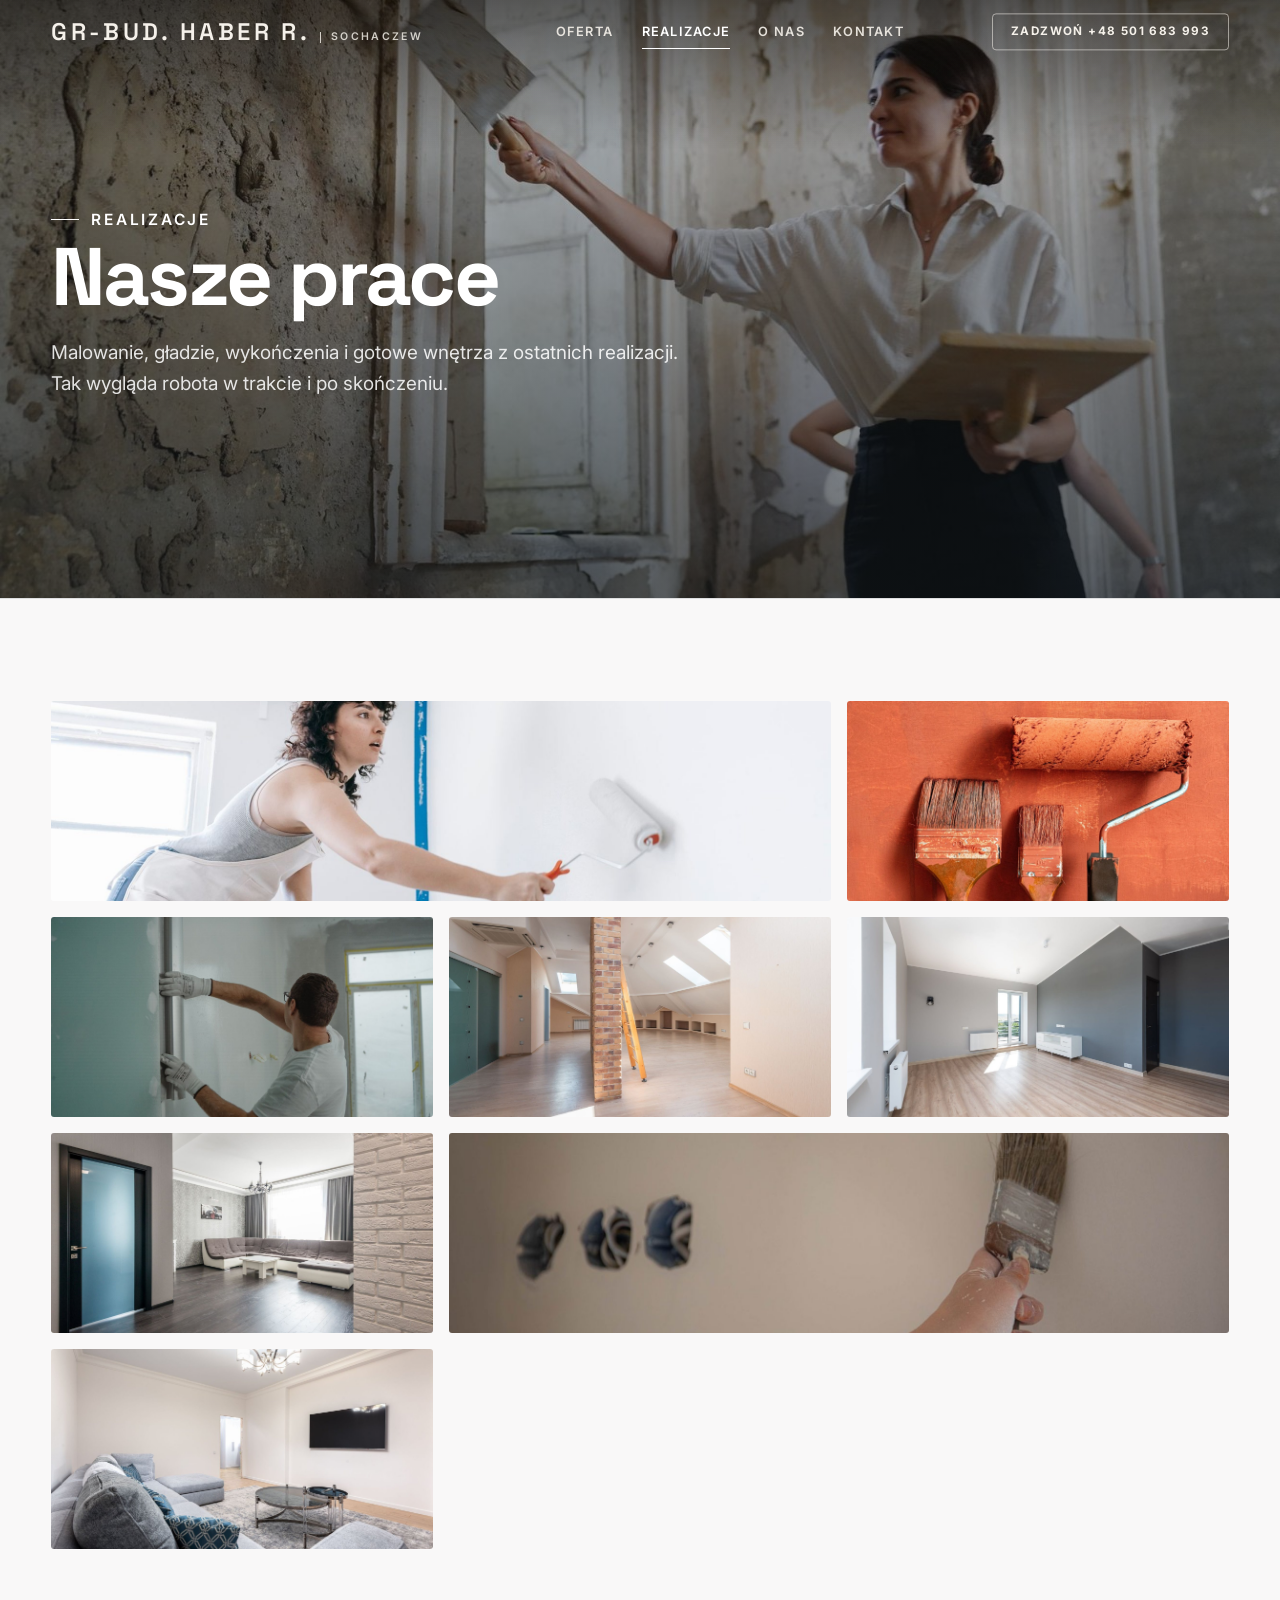
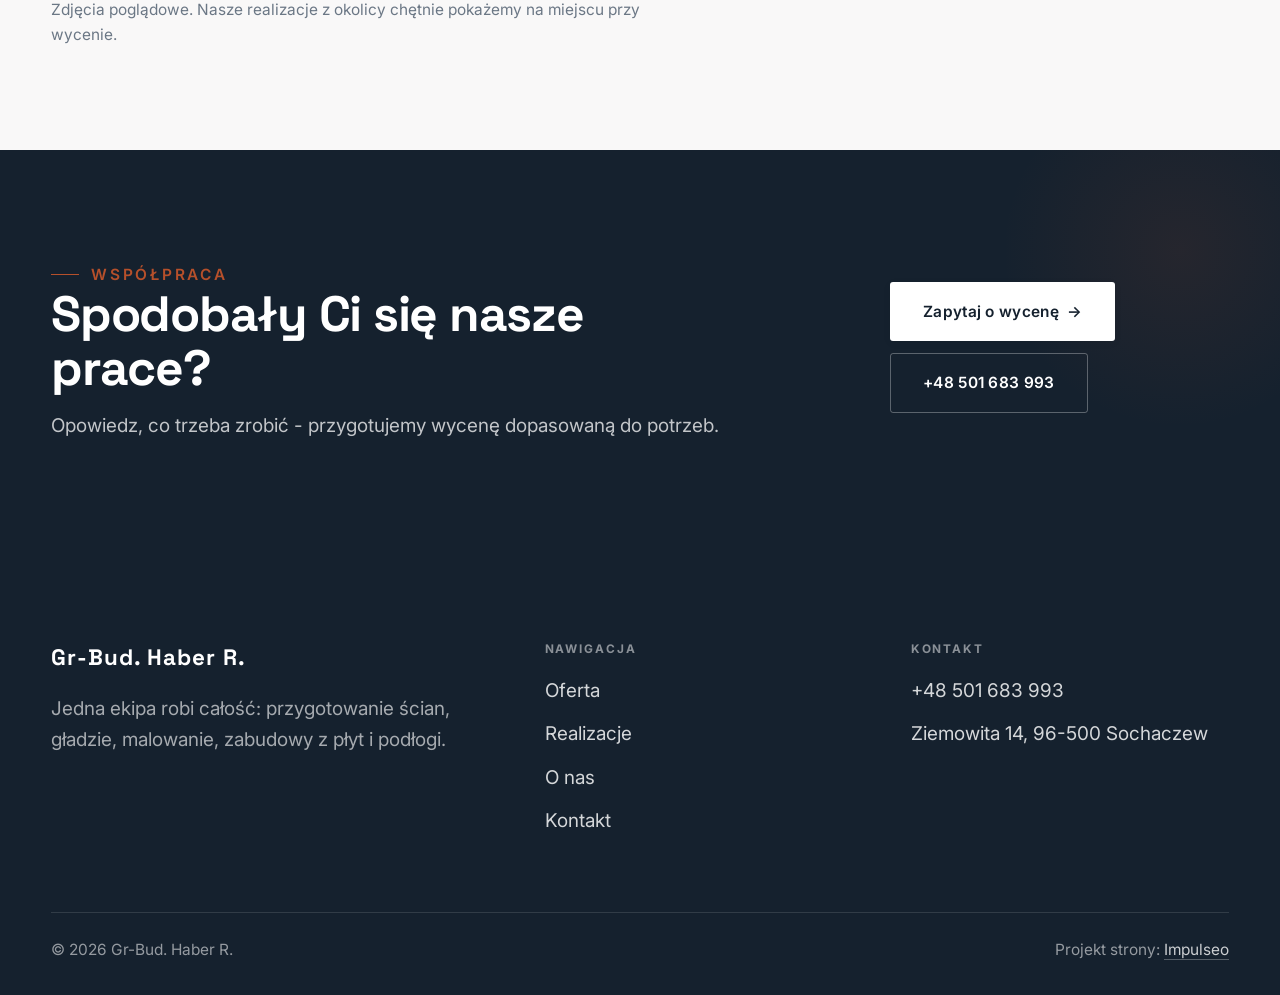
<file: realizacje.html>
<!DOCTYPE html>
<html lang="pl">
<head>
<meta charset="UTF-8">
<meta name="viewport" content="width=device-width, initial-scale=1.0">
<title>Realizacje - Gr-Bud. Haber R.</title>
<meta name="description" content="Realizacje Gr-Bud. Haber R.: Malowanie ściany wałkiem, Narzędzia malarskie w robocie, Montaż narożnika pod gładź, Wykończenie poddasza w trakcie, Pokój po malowaniu, dwa kolory">
<link rel="preconnect" href="https://fonts.googleapis.com">
<link rel="preconnect" href="https://fonts.gstatic.com" crossorigin>
<link href="https://fonts.googleapis.com/css2?family=Space+Grotesk:wght@500;600;700&family=Inter:wght@400;500;600&display=swap" rel="stylesheet">
<link rel="stylesheet" href="assets/styles.css">
</head>
<body>

<header class="nav">
  <div class="wrap nav-inner">
    <a class="brand" href="index.html"><span class="name">Gr-Bud. Haber R.</span><span class="sub">Sochaczew</span></a>
    <nav class="nav-links">
      <a href="oferta.html">Oferta</a>
      <a href="realizacje.html" class="active">Realizacje</a>
      <a href="o-nas.html">O nas</a>
      <a href="kontakt.html">Kontakt</a>
      <a href="tel:+48501683993" class="btn btn-accent">Zadzwoń +48 501 683 993</a>
    </nav>
    <button class="nav-toggle" aria-label="Menu"><span></span><span></span><span></span></button>
  </div>
</header>

<section class="pagehead">
  <img src="img/about.jpg" alt="Gr-Bud. Haber R. - Nasze prace">
  <div class="wrap">
    <span class="eyebrow">Realizacje</span>
    <h1>Nasze prace</h1>
    <p>Malowanie, gładzie, wykończenia i gotowe wnętrza z ostatnich realizacji. Tak wygląda robota w trakcie i po skończeniu.</p>
  </div>
</section>
<section>
  <div class="wrap">
    <div class="gallery">
      <div class="tile t-two3 reveal"><img src="img/g1.jpg" alt="Malowanie ściany wałkiem" loading="lazy"><div class="cap">Malowanie ściany wałkiem</div></div>
      <div class="tile t-third reveal"><img src="img/g2.jpg" alt="Narzędzia malarskie w robocie" loading="lazy"><div class="cap">Narzędzia malarskie w robocie</div></div>
      <div class="tile t-third reveal"><img src="img/g3.jpg" alt="Montaż narożnika pod gładź" loading="lazy"><div class="cap">Montaż narożnika pod gładź</div></div>
      <div class="tile t-third reveal"><img src="img/g4.jpg" alt="Wykończenie poddasza w trakcie" loading="lazy"><div class="cap">Wykończenie poddasza w trakcie</div></div>
      <div class="tile t-third reveal"><img src="img/g5.jpg" alt="Pokój po malowaniu, dwa kolory" loading="lazy"><div class="cap">Pokój po malowaniu, dwa kolory</div></div>
      <div class="tile t-third reveal"><img src="img/g6.jpg" alt="Gotowy salon po wykończeniu" loading="lazy"><div class="cap">Gotowy salon po wykończeniu</div></div>
      <div class="tile t-two3 reveal"><img src="img/g7.jpg" alt="Malowanie detali przy gniazdkach" loading="lazy"><div class="cap">Malowanie detali przy gniazdkach</div></div>
      <div class="tile t-third reveal"><img src="img/g8.jpg" alt="Wnętrze przygotowane do odbioru" loading="lazy"><div class="cap">Wnętrze przygotowane do odbioru</div></div>
    </div>
    <p class="muted reveal" style="margin-top:var(--space-7);font-size:var(--text-sm);max-width:62ch">Zdjęcia poglądowe. Nasze realizacje z okolicy chętnie pokażemy na miejscu przy wycenie.</p>
  </div>
</section>
<section class="cta">
  <div class="wrap">
    <div class="reveal">
      <span class="eyebrow">Współpraca</span>
      <h2>Spodobały Ci się nasze prace?</h2>
      <p>Opowiedz, co trzeba zrobić - przygotujemy wycenę dopasowaną do potrzeb.</p>
    </div>
    <div class="cta-actions reveal">
      <a href="kontakt.html" class="btn btn-light">Zapytaj o wycenę <span class="arr">→</span></a>
      <a href="tel:+48501683993" class="btn btn-ghost" style="color:#fff;border-color:rgba(255,255,255,.3)">+48 501 683 993</a>
    </div>
  </div>
</section>

<footer>
  <div class="wrap">
    <div class="foot-grid">
      <div class="foot-brand">
        <div class="name">Gr-Bud. Haber R.</div>
        <p>Jedna ekipa robi całość: przygotowanie ścian, gładzie, malowanie, zabudowy z płyt i podłogi.</p>
      </div>
      <div class="foot-col">
        <h4>Nawigacja</h4>
        <a href="oferta.html">Oferta</a>
        <a href="realizacje.html">Realizacje</a>
        <a href="o-nas.html">O nas</a>
        <a href="kontakt.html">Kontakt</a>
      </div>
      <div class="foot-col">
        <h4>Kontakt</h4>
        <a href="tel:+48501683993">+48 501 683 993</a>
        <p>Ziemowita 14, 96-500 Sochaczew</p>
      </div>
    </div>
    <div class="foot-bot">
      <span>© 2026 Gr-Bud. Haber R.</span>
      <span>Projekt strony: <a class="foot-credit" href="https://impulseo.pl" target="_blank" rel="noopener">Impulseo</a></span>
    </div>
  </div>
</footer>
<div class="sticky-call"><a class="sc-call" href="tel:+48501683993"><svg class="ico-tel" width="16" height="16" viewBox="0 0 24 24" fill="none" aria-hidden="true"><path d="M6.6 10.8a15.5 15.5 0 0 0 6.6 6.6l2.2-2.2a1 1 0 0 1 1-.24 11.4 11.4 0 0 0 3.6.58 1 1 0 0 1 1 1V20a1 1 0 0 1-1 1A17 17 0 0 1 3 4a1 1 0 0 1 1-1h3.5a1 1 0 0 1 1 1c0 1.25.2 2.46.58 3.6a1 1 0 0 1-.25 1l-2.23 2.2Z" fill="currentColor"/></svg> Zadzwoń</a><a class="sc-quote" href="kontakt.html">Bezpłatna wycena</a></div>

<script src="assets/main.js"></script>
</body>
</html>
</file>
<file: assets/styles.css>
/* ============================================================
   STOLBASZ — premium, architektoniczny B2B fit-out
   Jasna paleta, zero brązu. System wg premium-web-craft.
   Projekt strony: Impulseo (impulseo.pl)
   ============================================================ */

:root{
  /* PALETA — jasna, architektoniczna, chłodna */
  --paper:#F4F6F8;          /* główne tło */
  --paper-2:#E7EBEF;        /* sekcje alternatywne (chłodny jasny szary) */
  --paper-3:#E7EBEF;        /* delikatne wypełnienia */
  --ink:#15212E;            /* tekst główny — chłodny grafit */
  --ink-soft:#243443;       /* nagłówki drugorzędne */
  --muted:#6B7785;          /* tekst poboczny */
  --line:rgba(21,33,46,.12);/* hairline */
  --accent:#E8A317;         /* stonowany petrol-slate — jedyny akcent */
  --accent-d:#C9870C;
  --accent-soft:rgba(232,163,23,.10);
  --dark:#15212E;           /* sekcje ciemne (stopka/CTA) */

  /* ODSTĘPY — skala 4/8 */
  --space-1:4px; --space-2:8px; --space-3:12px; --space-4:16px; --space-5:24px;
  --space-6:32px; --space-7:48px; --space-8:64px; --space-9:96px; --space-10:128px;

  /* TYPOGRAFIA — fluid clamp() (skala podbita 16.07.2026: większe, czytelniejsze litery — uwaga Adama) */
  --text-sm:clamp(.9rem,.87rem + .12vw,1rem);
  --text-base:clamp(1.08rem,1.04rem + .18vw,1.2rem);
  --text-lg:clamp(1.24rem,1.15rem + .34vw,1.44rem);
  --text-h3:clamp(1.34rem,1.22rem + .55vw,1.66rem);
  --text-h2:clamp(2.1rem,1.66rem + 2.1vw,3.1rem);
  --text-h1:clamp(2.9rem,2.1rem + 4vw,5.1rem);

  /* PROMIENIE — architektoniczne, raczej ostre */
  --r-sm:3px; --r-md:6px; --r-lg:10px;

  /* RUCH */
  --ease:cubic-bezier(.25,.46,.45,.94); --dur:.24s;

  /* CIENIE — miękkie, warstwowe */
  --sh-sm:0 1px 2px rgba(16,24,32,.04), 0 2px 8px rgba(16,24,32,.05);
  --sh-md:0 2px 6px rgba(16,24,32,.05), 0 12px 28px -8px rgba(16,24,32,.12);
  --sh-lg:0 6px 14px rgba(16,24,32,.07), 0 26px 56px -18px rgba(16,24,32,.22);

  --hairline:1px solid var(--line);

  --font-display:'Space Grotesk','Inter',sans-serif;
  --font-body:'Inter',sans-serif;
}

*{box-sizing:border-box;margin:0;padding:0}
html{scroll-behavior:smooth}
body{
  font-family:var(--font-body);
  font-size:var(--text-base);
  line-height:1.65;
  color:var(--ink);
  background:var(--paper);
  -webkit-font-smoothing:antialiased;
  text-rendering:optimizeLegibility;
}
img{max-width:100%;display:block}
a{color:inherit;text-decoration:none}

.wrap{width:min(92%,1180px);margin-inline:auto}
section{padding-block:clamp(52px,6.5vw,96px)}

h1,h2,h3{font-family:var(--font-display);font-weight:700;line-height:1.08;letter-spacing:-.02em;color:var(--ink)}
h1{font-size:var(--text-h1);letter-spacing:-.035em}
h2{font-size:var(--text-h2);letter-spacing:-.025em}
h3{font-size:var(--text-h3)}
p{max-width:65ch}

.eyebrow{
  font-family:var(--font-body);
  font-size:var(--text-sm);
  font-weight:600;
  letter-spacing:.18em;
  text-transform:uppercase;
  color:var(--accent);
  display:inline-flex;align-items:center;gap:var(--space-3);
}
.eyebrow::before{content:"";width:28px;height:1px;background:var(--accent);display:inline-block}

.muted{color:var(--muted)}
.lead{font-size:var(--text-lg);line-height:1.55;color:var(--ink-soft);max-width:50ch}

/* ---------- BUTTONS ---------- */
.btn{
  display:inline-flex;align-items:center;gap:var(--space-2);
  font-weight:600;font-size:var(--text-sm);letter-spacing:.02em;
  padding:var(--space-4) var(--space-6);
  border-radius:var(--r-sm);
  transition:transform var(--dur) var(--ease),box-shadow var(--dur) var(--ease),background var(--dur) var(--ease);
  cursor:pointer;border:1px solid transparent;
}
.btn-accent{background:var(--accent);color:#fff;box-shadow:var(--sh-sm)}
.btn-accent:hover{background:var(--accent-d);transform:translateY(-2px);box-shadow:var(--sh-md)}
.btn-accent:active{transform:translateY(0);box-shadow:var(--sh-sm)}
.btn-ghost{background:transparent;color:var(--ink);border-color:var(--line)}
.btn-ghost:hover{border-color:var(--accent);color:var(--accent);transform:translateY(-2px)}
.btn-light{background:#fff;color:var(--ink);box-shadow:var(--sh-sm)}
.btn-light:hover{transform:translateY(-2px);box-shadow:var(--sh-md)}
.btn .arr{transition:transform var(--dur) var(--ease)}
.btn:hover .arr{transform:translateX(4px)}

/* ---------- NAV ---------- */
.nav{
  position:sticky;top:0;z-index:50;
  background:color-mix(in srgb,var(--paper) 88%,transparent);
  backdrop-filter:saturate(140%) blur(10px);
  border-bottom:var(--hairline);
}
.nav-inner{display:flex;align-items:center;justify-content:space-between;height:72px}
.brand{display:flex;flex-direction:column;line-height:1}
.brand .name{font-family:var(--font-display);font-weight:800;font-size:1.35rem;letter-spacing:.04em}
.brand .sub{font-size:.62rem;letter-spacing:.34em;text-transform:uppercase;color:var(--muted);margin-top:5px}
.nav-links{display:flex;align-items:center;gap:var(--space-6)}
.nav-links a{font-size:var(--text-sm);font-weight:500;color:var(--ink-soft);position:relative;padding-block:4px;transition:color var(--dur) var(--ease)}
.nav-links a::after{content:"";position:absolute;left:0;bottom:0;width:0;height:1.5px;background:var(--accent);transition:width var(--dur) var(--ease)}
.nav-links a:hover,.nav-links a.active{color:var(--ink)}
.nav-links a:hover::after,.nav-links a.active::after{width:100%}
.nav-links .btn{padding:var(--space-2) var(--space-5)}
/* przyciski w nav: właściwy kolor (przebij .nav-links a) + bez podkreślenia */
.nav-links a.btn-accent{color:#fff}
.nav-links a.btn-ghost,.nav-links a.btn-light{color:var(--ink)}
.nav-links a.btn::after{display:none}
.nav-toggle{display:none;background:none;border:none;cursor:pointer;flex-direction:column;gap:5px;padding:8px}
.nav-toggle span{width:24px;height:2px;background:var(--ink);transition:var(--dur)}

/* ---------- HERO (split) ---------- */
.hero{position:relative;overflow:hidden;border-bottom:var(--hairline)}
.hero-grid{display:grid;grid-template-columns:1.05fr .95fr;gap:clamp(24px,4vw,60px);align-items:center;
  padding-block:clamp(36px,4.5vw,64px)}
.hero-copy .eyebrow{margin-bottom:var(--space-5)}
.hero-copy h1{margin-bottom:var(--space-5)}
.hero-copy .lead{margin-bottom:var(--space-7)}
.hero-actions{display:flex;flex-wrap:wrap;gap:var(--space-4)}
.hero-art{position:relative;aspect-ratio:4/3;border-radius:var(--r-lg);overflow:hidden;box-shadow:var(--sh-lg)}
.hero-art img{width:100%;height:100%;object-fit:cover}
.hero-art::after{content:"";position:absolute;inset:0;background:linear-gradient(180deg,transparent 55%,rgba(18,24,28,.28))}
.hero-badge{position:absolute;left:var(--space-5);bottom:var(--space-5);z-index:2;
  background:rgba(252,252,251,.94);backdrop-filter:blur(4px);
  border-radius:var(--r-md);padding:var(--space-4) var(--space-5);box-shadow:var(--sh-md);max-width:78%}
.hero-badge strong{display:block;font-family:var(--font-display);font-size:1rem;letter-spacing:-.01em}
.hero-badge span{font-size:var(--text-sm);color:var(--muted)}

/* ---------- HERO duży / kinowy (strona główna) ---------- */
.hero-cine{position:relative;min-height:clamp(560px,82vh,840px);min-height:clamp(560px,82svh,840px);display:flex;align-items:center;overflow:hidden;border-bottom:var(--hairline)}
.hero-cine>img{position:absolute;inset:0;width:100%;height:100%;object-fit:cover;z-index:0}
.hero-cine::after{content:"";position:absolute;inset:0;z-index:1;
  background:linear-gradient(95deg,rgba(13,18,23,.86) 0%,rgba(13,18,23,.64) 32%,rgba(13,18,23,.24) 62%,rgba(13,18,23,.04) 100%)}
.hero-cine .wrap{position:relative;z-index:2;padding-block:var(--space-8)}
.hero-cine .hero-copy{max-width:660px}
.hero-cine .eyebrow{color:#fff;margin-bottom:var(--space-5)}
.hero-cine .eyebrow::before{background:#fff}
.hero-cine h1{color:#fff;margin-bottom:var(--space-5);font-size:clamp(2.9rem,2rem + 4.4vw,5.2rem)}
.hero-cine .lead{color:rgba(255,255,255,.92);max-width:48ch;margin-bottom:var(--space-7)}
.hero-cine .hero-actions{display:flex;flex-wrap:wrap;gap:var(--space-4)}
@media(max-width:680px){
  .hero-cine{min-height:clamp(520px,76vh,640px);min-height:clamp(520px,76svh,640px);align-items:flex-end}
  .hero-cine::after{background:linear-gradient(0deg,rgba(13,18,23,.9) 6%,rgba(13,18,23,.45) 55%,rgba(13,18,23,.25) 100%)}
  .hero-cine .wrap{padding-bottom:var(--space-9)}
}

/* full-bleed hero variant (podstrony) */
.pagehead{position:relative;min-height:46vh;min-height:46svh;display:flex;align-items:flex-end;overflow:hidden;border-bottom:var(--hairline)}
.pagehead img{position:absolute;inset:0;width:100%;height:100%;object-fit:cover}
.pagehead::after{content:"";position:absolute;inset:0;background:linear-gradient(180deg,rgba(18,24,28,.25),rgba(18,24,28,.62))}
.pagehead .wrap{position:relative;z-index:2;padding-block:var(--space-9);color:#fff}
.pagehead h1{color:#fff;max-width:18ch}
.pagehead .eyebrow{color:#fff}
.pagehead .eyebrow::before{background:#fff}
.pagehead p{color:rgba(255,255,255,.86);margin-top:var(--space-4);max-width:54ch}

/* ---------- STRIP (pasek skrótów / liczby) ---------- */
.strip{background:var(--dark);color:#fff}
.strip .wrap{display:grid;grid-template-columns:repeat(4,1fr);gap:var(--space-6);padding-block:var(--space-8)}
.strip .item .k{font-family:var(--font-display);font-size:clamp(1.6rem,1.2rem + 1.4vw,2.4rem);font-weight:800;letter-spacing:-.02em;color:#fff}
.strip .item .v{font-size:var(--text-sm);color:rgba(255,255,255,.66);margin-top:var(--space-2);line-height:1.45}
.strip .item{border-left:2px solid var(--accent);padding-left:var(--space-5)}

/* ---------- SECTION HEAD ---------- */
.head{max-width:48rem;margin-bottom:var(--space-8)}
.head.center{margin-inline:auto;text-align:center}
.head .eyebrow{margin-bottom:var(--space-4)}
.head h2{margin-bottom:var(--space-4)}
.head p{color:var(--muted);font-size:var(--text-lg);line-height:1.55}
.head.center p{margin-inline:auto}

/* ---------- INTRO SPLIT ---------- */
.split{display:grid;grid-template-columns:.92fr 1.08fr;gap:clamp(28px,5vw,80px);align-items:center}
.split.rev{grid-template-columns:1.08fr .92fr}
.split.rev .split-art{order:-1}
.split-art{position:relative;aspect-ratio:5/4;border-radius:var(--r-lg);overflow:hidden;box-shadow:var(--sh-lg)}
.split-art img{width:100%;height:100%;object-fit:cover}
.split-copy h2{margin-bottom:var(--space-5)}
.split-copy p+p{margin-top:var(--space-4)}
.split-copy .btn{margin-top:var(--space-6)}

/* ---------- SERVICES (zakres) ---------- */
.svc-grid{display:grid;grid-template-columns:repeat(auto-fit,minmax(280px,1fr));gap:var(--space-5)}
.svc{background:#fff;border:var(--hairline);border-radius:var(--r-md);padding:var(--space-7) var(--space-6);
  transition:transform var(--dur) var(--ease),box-shadow var(--dur) var(--ease),border-color var(--dur) var(--ease);
  position:relative;overflow:hidden}
.svc::before{content:"";position:absolute;left:0;top:0;width:3px;height:0;background:var(--accent);transition:height var(--dur) var(--ease)}
.svc:hover{transform:translateY(-4px);box-shadow:var(--sh-md);border-color:transparent}
.svc:hover::before{height:100%}
.svc .ic{font-family:var(--font-display);font-size:.8rem;font-weight:700;letter-spacing:.12em;color:var(--accent);margin-bottom:var(--space-4)}
.svc h3{margin-bottom:var(--space-3);font-size:1.22rem}
.svc p{color:var(--muted);font-size:var(--text-base);line-height:1.6}

/* big detailed service rows */
.svc-row{display:grid;grid-template-columns:.8fr 1.2fr;gap:clamp(20px,4vw,60px);align-items:center;padding-block:var(--space-8)}
.svc-row+.svc-row{border-top:var(--hairline)}
.svc-row.rev{grid-template-columns:1.2fr .8fr}
.svc-row.rev .svc-row-art{order:-1}
.svc-row-art{aspect-ratio:4/3;border-radius:var(--r-md);overflow:hidden;box-shadow:var(--sh-md)}
.svc-row-art img{width:100%;height:100%;object-fit:cover}
.svc-row h3{font-size:1.5rem;margin-bottom:var(--space-4)}
.svc-row .num{font-family:var(--font-display);font-size:.85rem;font-weight:700;letter-spacing:.14em;color:var(--accent);display:block;margin-bottom:var(--space-3)}
.svc-row ul{list-style:none;margin-top:var(--space-4);display:flex;flex-direction:column;gap:var(--space-2)}
.svc-row li{position:relative;padding-left:var(--space-5);color:var(--muted);font-size:var(--text-base)}
.svc-row li::before{content:"";position:absolute;left:0;top:.62em;width:8px;height:1px;background:var(--accent)}

/* ---------- GALLERY (realizacje) ---------- */
.gallery{display:grid;grid-template-columns:repeat(12,1fr);gap:var(--space-4);grid-auto-rows:200px}
/* GALERIA MASONRY — pionowe zdjęcia (portrety beauty/wellness) bez przycinania: kolumny, height auto */
.gallery-masonry{column-count:3;column-gap:var(--space-4)}
@media(max-width:900px){.gallery-masonry{column-count:2}}
@media(max-width:560px){.gallery-masonry{column-count:1}}
.gallery-masonry .m-tile{break-inside:avoid;margin:0 0 var(--space-4);padding:0;position:relative;overflow:hidden;border-radius:var(--r-md);border:1px solid var(--line)}
.gallery-masonry .m-tile img{width:100%;height:auto;display:block}
.gallery-masonry .m-tile .cap{position:absolute;left:0;right:0;bottom:0;padding:var(--space-4);color:#fff;background:linear-gradient(0deg,rgba(0,0,0,.55),transparent);font-size:var(--text-sm)}
.gallery-masonry .m-tile .cap small{display:block;font-weight:400;opacity:.78;letter-spacing:.04em;text-transform:uppercase;font-size:.66rem;margin-top:3px}
.tile{position:relative;overflow:hidden;border-radius:var(--r-md);box-shadow:var(--sh-sm);
  transition:transform var(--dur) var(--ease),box-shadow var(--dur) var(--ease)}
.tile img{width:100%;height:100%;object-fit:cover;transition:transform .6s var(--ease)}
.tile:hover{box-shadow:var(--sh-md)}
.tile:hover img{transform:scale(1.05)}
.tile .cap{position:absolute;left:0;right:0;bottom:0;padding:var(--space-5) var(--space-4) var(--space-4);
  background:linear-gradient(transparent,rgba(18,24,28,.78));color:#fff;
  font-size:var(--text-sm);font-weight:600;letter-spacing:.01em;
  opacity:0;transform:translateY(8px);transition:var(--dur) var(--ease)}
.tile:hover .cap{opacity:1;transform:translateY(0)}
.tile .cap small{display:block;font-weight:400;opacity:.78;letter-spacing:.04em;text-transform:uppercase;font-size:.66rem;margin-top:3px}
/* bento spans */
.t-wide{grid-column:span 6}
.t-tall{grid-column:span 6;grid-row:span 2}
.t-std{grid-column:span 6}
.t-third{grid-column:span 4}
.t-two3{grid-column:span 8}

/* ---------- TRUST / WIARYGODNOŚĆ ---------- */
.trust{background:var(--paper-2)}
.trust-grid{display:grid;grid-template-columns:repeat(auto-fit,minmax(240px,1fr));gap:var(--space-5);margin-top:var(--space-7)}
.trust-card{background:#fff;border-radius:var(--r-md);padding:var(--space-7) var(--space-6);box-shadow:var(--sh-sm);border-top:3px solid var(--accent)}
.trust-card .big{font-family:var(--font-display);font-size:clamp(1.8rem,1.3rem + 1.6vw,2.6rem);font-weight:800;letter-spacing:-.02em;color:var(--ink);line-height:1}
.trust-card h3{font-size:1.12rem;margin:var(--space-3) 0 var(--space-2)}
.trust-card p{color:var(--muted);font-size:var(--text-base);line-height:1.55}

/* ---------- CTA band ---------- */
.cta{background:var(--dark);color:#fff;position:relative;overflow:hidden}
.cta .wrap{display:grid;grid-template-columns:1.4fr .6fr;gap:var(--space-7);align-items:center;position:relative;z-index:2}
.cta h2{color:#fff;max-width:20ch}
.cta p{color:rgba(255,255,255,.74);margin-top:var(--space-4)}
.cta-actions{display:flex;flex-direction:column;gap:var(--space-3);align-items:flex-start}
.cta::before{content:"";position:absolute;right:-80px;top:-80px;width:360px;height:360px;border-radius:50%;
  background:radial-gradient(circle,var(--accent-soft),transparent 70%)}

/* ---------- CONTACT ---------- */
.contact-grid{display:grid;grid-template-columns:.85fr 1.15fr;gap:clamp(28px,4vw,56px);align-items:start}
.info-list{display:flex;flex-direction:column;gap:var(--space-2)}
.info-row{display:flex;gap:var(--space-4);align-items:flex-start;padding-block:var(--space-4);border-bottom:var(--hairline)}
.info-row .ic{flex:none;width:42px;height:42px;display:grid;place-items:center;border-radius:50%;
  background:var(--accent-soft);color:var(--accent);font-size:1.05rem}
.info-row .lbl{font-size:.72rem;letter-spacing:.14em;text-transform:uppercase;color:var(--muted)}
.info-row .val{font-weight:600;font-size:var(--text-base);margin-top:2px}
.info-row a.val:hover{color:var(--accent)}
.map{border:none;border-radius:var(--r-lg);box-shadow:var(--sh-md);width:100%;height:100%;min-height:380px;filter:grayscale(.2) contrast(1.02)}
.form{background:#fff;border:var(--hairline);border-radius:var(--r-lg);padding:clamp(24px,3vw,40px);box-shadow:var(--sh-sm)}
.form .fld{margin-bottom:var(--space-5)}
.form label{display:block;font-size:var(--text-sm);font-weight:600;margin-bottom:var(--space-2)}
.form input,.form textarea{width:100%;font-family:inherit;font-size:var(--text-base);color:var(--ink);
  padding:var(--space-4);border:var(--hairline);border-radius:var(--r-sm);background:var(--paper);transition:border-color var(--dur)}
.form input:focus,.form textarea:focus{outline:none;border-color:var(--accent);background:#fff}
.form textarea{resize:vertical;min-height:120px}
.form .note{font-size:var(--text-sm);color:var(--muted);margin-top:var(--space-3)}

/* ---------- FOOTER ---------- */
footer{background:var(--dark);color:#fff;padding-block:var(--space-9) var(--space-6)}
.foot-grid{display:grid;grid-template-columns:1.4fr 1fr 1fr;gap:var(--space-7);margin-bottom:var(--space-8)}
.foot-brand .name{font-family:var(--font-display);font-weight:800;font-size:1.4rem;letter-spacing:.04em}
.foot-brand p{color:rgba(255,255,255,.62);margin-top:var(--space-4);font-size:var(--text-base);max-width:38ch}
.foot-col h4{font-size:.74rem;letter-spacing:.16em;text-transform:uppercase;color:rgba(255,255,255,.5);margin-bottom:var(--space-4)}
.foot-col a,.foot-col p{display:block;color:rgba(255,255,255,.82);font-size:var(--text-base);margin-bottom:var(--space-3)}
.foot-col a:hover{color:#fff}
.foot-bot{border-top:1px solid rgba(255,255,255,.12);padding-top:var(--space-5);display:flex;justify-content:space-between;flex-wrap:wrap;gap:var(--space-3);
  font-size:var(--text-sm);color:rgba(255,255,255,.55)}
.foot-bot a:hover{color:#fff}

/* ---------- REVEAL ---------- */
.reveal{opacity:0;transform:translateY(22px);transition:opacity .6s var(--ease),transform .6s var(--ease)}
.reveal.in{opacity:1;transform:none}

/* ---------- RESPONSIVE ---------- */
@media(max-width:920px){
  .hero-grid,.split,.split.rev,.svc-row,.svc-row.rev,.cta .wrap,.contact-grid,.foot-grid{grid-template-columns:1fr}
  .split.rev .split-art,.svc-row.rev .svc-row-art{order:0}
  .hero-art{aspect-ratio:16/10;max-height:420px}
  .strip .wrap{grid-template-columns:repeat(2,1fr);gap:var(--space-7)}
  .gallery{grid-auto-rows:180px}
  .t-wide,.t-tall,.t-std,.t-third,.t-two3{grid-column:span 6}
  .t-tall{grid-row:span 1}
  .cta-actions{flex-direction:row;flex-wrap:wrap}
  .foot-grid{gap:var(--space-6)}
}
@media(max-width:680px){
  .nav-links{position:fixed;inset:72px 0 auto 0;background:var(--paper);flex-direction:column;align-items:stretch;
    gap:0;padding:var(--space-4) 6%;border-bottom:var(--hairline);box-shadow:var(--sh-md);
    transform:translateY(-120%);transition:transform var(--dur) var(--ease)}
  .nav-links.open{transform:translateY(0)}
  .nav-links a{padding-block:var(--space-4);border-bottom:var(--hairline)}
  .nav-links .btn{margin-top:var(--space-3);justify-content:center}
  .nav-toggle{display:flex}
  .strip .wrap{grid-template-columns:1fr}
  .gallery{grid-template-columns:repeat(6,1fr)}
  .foot-grid{grid-template-columns:1fr}
}
@media(prefers-reduced-motion:reduce){
  *{animation-duration:.01ms!important;transition:none!important}
  .reveal{opacity:1!important;transform:none!important}
  html{scroll-behavior:auto}
}

/* ============================================================
   PREMIUM LAYER — destylat deep-researchu branż (anty-AI, spokój).
   Zmienne STOLBASZ (--accent/--ink/--paper/--line/--dark). Ruch ledwo
   zauważalny, krzywa cubic-bezier(.16,.84,.44,1); prefers-reduced-motion
   pokryte blanketem wyżej. Karty hairline zamiast cieni = #1 sygnał „nie-AI".
   ============================================================ */

/* więcej oddechu między sekcjami (liderzy: 110-130px) */
section{padding-block:clamp(64px,8vw,128px)}

/* 1) Aksamitny reveal — dłuższa, miękka krzywa zamiast „skoku" */
.reveal{transition:opacity .9s cubic-bezier(.16,.84,.44,1),transform .9s cubic-bezier(.16,.84,.44,1);will-change:opacity,transform}
/* stagger TYLKO w galerii (tam pozycja = porządek dzieci) */
.gallery .reveal:nth-child(2){transition-delay:.07s}
.gallery .reveal:nth-child(3){transition-delay:.14s}
.gallery .reveal:nth-child(4){transition-delay:.21s}
.gallery .reveal:nth-child(5){transition-delay:.28s}
.gallery .reveal:nth-child(6){transition-delay:.35s}

/* 2) Hero STATYCZNY na .hero-cine — Ken Burns CAŁKIEM WYŁĄCZONY 26.06 (3. zgłoszenie Szymona).
   GENEZA: animowanie scale na <img> hero z teksturami (cegły/framugi) re-samplinguje obraz
   klatka po klatce → na części ekranów drobne drganie/shimmer = „heroshot się trzęsie".
   translateY usunięto wcześniej, scale-only + will-change/GPU NIE wystarczyły do GWARANCJI gładkości.
   Krzysztof zażądał pewności („make sure, że błąd się nie pojawi") > efekt. Zero animacji = 0% drgania.
   Delikatny zoom zostaje TYLKO w pełnoekranowych hero gastro/studio (hg-bg/hs-bg — tło, inny
   mechanizm, chwalone, nigdy nie zgłaszane). NIE wracać do KB na .hero-cine bez realnego testu
   na sprzęcie klienta — to ryzyko regresji „trzęsienia”. */
/* BEZPIECZNY "wow" na hero = jednorazowy FADE-IN (opacity), nie zoom.
   opacity nie dotyka bitmapy → gładkie na KAŻDYM zdjęciu/ekranie/GPU, zero ryzyka migotania.
   Geometryczny ruch (scale/translate) na .hero-cine jest ZAKAZANY (bramka pilnuje). */
@keyframes heroFade{from{opacity:0}to{opacity:1}}
.hero-cine>img{transform:none;animation:heroFade 1.1s ease-out both}

/* 3) Akcentowy hairline pod nagłówkiem sekcji, który „rysuje się" przy wejściu */
.head h2{position:relative;padding-bottom:18px}
.head h2::after{content:"";position:absolute;left:0;bottom:0;height:1px;width:0;background:var(--accent);transition:width 1s cubic-bezier(.16,.84,.44,1) .15s}
.head.center h2::after{left:50%;transform:translateX(-50%)}
.head.reveal.in h2::after,.head.center.reveal.in h2::after{width:54px}

/* 4) Karty HAIRLINE zamiast cieni/zaokrągleń (najmocniejszy anty-AI detal) */
.svc{background:transparent;border:1px solid var(--line);border-radius:var(--r-sm);box-shadow:none}
.svc:hover{box-shadow:none;border-color:var(--accent);transform:translateY(-3px)}
.trust-card{background:transparent;box-shadow:none;border:1px solid var(--line);border-top:2px solid var(--accent);border-radius:var(--r-sm)}
.tile{box-shadow:none;border-radius:var(--r-sm)}
.tile:hover{box-shadow:none}

/* 5) Sticky-nav kondensuje się po przewinięciu (sygnał dopracowania) */
.nav{transition:box-shadow .4s ease,background .4s ease}
.nav.is-stuck{box-shadow:0 1px 0 var(--line),0 14px 30px -24px rgba(0,0,0,.45)}
.nav-inner{transition:height .35s var(--ease)}
.nav.is-stuck .nav-inner{height:60px}

/* 6) MANIFESTO — pełnoekranowy cytat-bohater (zastępuje generyczne „Dlaczego my") */
.manifesto{background:var(--paper-2);text-align:center}
.manifesto .wrap{max-width:60rem}
.manifesto p{font-family:var(--font-display);font-style:italic;font-size:clamp(1.6rem,1rem + 2.4vw,2.8rem);line-height:1.32;color:var(--ink-soft);margin-inline:auto;max-width:26ch;position:relative;padding-top:var(--space-8)}
.manifesto p::before{content:"";position:absolute;top:0;left:50%;transform:translateX(-50%);width:54px;height:1px;background:var(--accent)}
.manifesto p span{color:var(--accent);font-style:italic}

/* 7) GATEWAYS — 3 duże bramy-zdjęcia (zamiast paska menu usług) */
.gateways{display:grid;grid-template-columns:repeat(3,1fr);gap:var(--space-4)}
.gateway{position:relative;aspect-ratio:3/4;overflow:hidden;border-radius:var(--r-sm);display:block}
.gateway img{width:100%;height:100%;object-fit:cover;transition:transform .8s var(--ease),filter .5s var(--ease)}
.gateway::after{content:"";position:absolute;inset:0;background:linear-gradient(180deg,transparent 38%,rgba(18,24,28,.74))}
.gateway:hover img{transform:scale(1.05);filter:brightness(1.05)}
.gateway .g-ttl{position:absolute;left:0;right:0;bottom:0;z-index:2;padding:var(--space-6) var(--space-5);color:#fff;font-family:var(--font-display);font-size:1.45rem;letter-spacing:-.01em;line-height:1.15}
.gateway .g-ttl small{display:block;font-family:var(--font-body);font-size:var(--text-sm);font-weight:400;opacity:.82;letter-spacing:.03em;margin-top:5px}
@media(max-width:760px){.gateways{grid-template-columns:1fr}.gateway{aspect-ratio:16/10}}

/* 8) LOGO klienta w nagłówku (gdy podane --logo) */
/* 52px domyślnie (feedback Bartka 06.07.2026: 40px ginęło, uwaga padła 3x; ~56px sprawdzone na żywym demie anna-borowiec-makeup) */
.brand-logo{height:64px;width:auto;max-width:300px;object-fit:contain;display:block}
.nav.is-stuck .brand-logo{height:52px}
@media(max-width:680px){.brand-logo{height:46px;max-width:210px}}


/* === RWD: nagłówki na wąskich ekranach (dodane 17.07.2026 razem z fixem clamp) ===
   Po przywróceniu działania clamp() dolna granica --text-h1 (2.9rem) rozpychała
   dokument przy długich polskich słowach na telefonach. Tu ją zjeżdżamy. */
@media (max-width:560px){
  :root{
    --text-h1:clamp(1.9rem, 1.15rem + 4.4vw, 2.7rem);
    --text-h2:clamp(1.5rem, 1rem + 3vw, 2.1rem);
  }
  .hero-cine h1{font-size:clamp(1.9rem, 1.15rem + 4.4vw, 2.7rem)}
  h1,h2{overflow-wrap:break-word}
}

/* GODZINY (godziny_grid z briefu) — dzień po lewej, godziny po prawej. Wcześniej BRAK stylu
   powodował sklejenie "Poniedziałek-Piątek8:00-20:00" (dodane 2026-07-21). Neutralne dla dem bez grafiku. */
.godz{display:flex;flex-direction:column;gap:2px;max-width:440px;margin-top:8px}
.godz-row{display:flex;justify-content:space-between;align-items:baseline;gap:24px;padding:10px 0;border-bottom:1px solid var(--line)}
.godz-row:last-child{border-bottom:0}
.godz-row b{font-weight:600;color:var(--ink)}
.godz-row span{color:var(--muted);white-space:nowrap}

/* === rodzina: fachowcy === */
/* ============================================================
   RODZINA: FACHOWCY (hydraulik/elektryk/remont/brukarstwo/ogrodzenia)
   Doklejane NA WIERZCH base.css. Dziedziczy paletę/fonty skórki (trade/elektryk).
   Filozofia: telefon-bohater + zaufanie + „bezpłatna wycena". Spokój, nie krzyk.
   (count-up i podwójny iframe mapy świadomie pominięte - krytyka blueprintu.)
   ============================================================ */

/* --- PROCES - oś „jak pracujemy" (podpis rodziny, czego nie ma w meblach) --- */
.proces{background:var(--paper-2)}
.proces-line{list-style:none;display:grid;grid-template-columns:repeat(4,1fr);gap:var(--space-5);position:relative;margin:0;padding:0}
.proces-line li{position:relative;padding-top:var(--space-7)}
.proces-line li::before{content:"";position:absolute;top:14px;left:0;right:0;height:1px;background:var(--line)}
.proces-line li:last-child::before{right:50%}
.proces-line li:first-child::before{left:50%}
.proces-line li::after{content:"";position:absolute;top:9px;left:calc(50% - 6px);width:11px;height:11px;border-radius:50%;background:var(--accent);box-shadow:0 0 0 4px var(--paper-2)}
.proces-line .pno{font-family:var(--font-display);font-weight:800;font-size:1.5rem;color:var(--accent);letter-spacing:-.02em;display:block;margin-bottom:var(--space-3);text-align:center}
.proces-line h3{font-size:1.1rem;margin-bottom:var(--space-2);text-align:center}
.proces-line p{color:var(--muted);font-size:var(--text-sm);line-height:1.5;text-align:center;max-width:26ch;margin-inline:auto}
@media(max-width:820px){
  .proces-line{grid-template-columns:1fr;gap:0}
  .proces-line li{padding:var(--space-5) 0 var(--space-5) var(--space-7)}
  .proces-line li::before{left:5px;right:auto;top:0;bottom:0;width:1px;height:auto}
  .proces-line li:first-child::before,.proces-line li:last-child::before{left:5px;right:auto}
  .proces-line li::after{top:var(--space-6);left:0}
  .proces-line .pno,.proces-line h3,.proces-line p{text-align:left;margin-inline:0}
}

/* --- OBSZAR DZIAŁANIA - lokalność (chipy z REALNEGO miasta, bez drugiego iframe) --- */
.obszar .head{text-align:center;margin-inline:auto}
.obszar .head .eyebrow{justify-content:center}
.obszar-list{list-style:none;display:flex;flex-wrap:wrap;justify-content:center;gap:var(--space-3);margin:0;padding:0;max-width:60rem;margin-inline:auto}
.obszar-list li{border:1px solid var(--line);border-radius:999px;padding:var(--space-2) var(--space-5);
  font-size:var(--text-sm);font-weight:600;color:var(--ink-soft);transition:border-color .24s var(--ease),color .24s var(--ease)}
.obszar-list li:hover{border-color:var(--accent);color:var(--accent)}
.obszar-list li.is-home{background:var(--accent);border-color:var(--accent);color:#fff}

/* --- STICKY-CALL - dolny pasek mobile (najważniejszy konwerter tej rodziny) --- */
.sticky-call{display:none}
@media(max-width:820px){
  .sticky-call{display:grid;grid-template-columns:1fr 1fr;gap:1px;position:fixed;left:0;right:0;bottom:0;z-index:90;
    background:var(--line);box-shadow:0 -6px 20px -10px rgba(0,0,0,.4)}
  .sticky-call a{padding:15px 8px;text-align:center;font-weight:700;font-size:.95rem;letter-spacing:.01em}
  .sc-call{background:var(--accent);color:#fff}
  .sc-quote{background:var(--paper);color:var(--ink)}
  body{padding-bottom:56px}
}

/* --- Blok „Awaria? Dzwoń” (opcjonalny, hydraulik/elektryk) --- */
.awaria{background:var(--dark);color:#fff}
.awaria .wrap{display:flex;flex-wrap:wrap;align-items:center;justify-content:space-between;gap:var(--space-5);padding-block:var(--space-7)}
.awaria h3{color:#fff;font-size:clamp(1.3rem,1rem + 1.2vw,1.8rem)}
.awaria p{color:rgba(255,255,255,.72);margin-top:var(--space-2)}
.awaria .btn-accent{white-space:nowrap}

/* === CERTYFIKATY / CZYM PRACUJEMY (gated: renderuje sie tylko gdy brief poda certy/marki/gwarancja) - mocny lever dla dekarzy === */
.auto-marki .marki-list{display:flex;flex-wrap:wrap;justify-content:center;gap:clamp(.8rem,2.5vw,1.6rem);list-style:none;margin:var(--space-7) 0 0;padding:0}
.auto-marki .marki-list li{font-family:var(--font-display);text-transform:uppercase;letter-spacing:.12em;font-weight:600;
  font-size:clamp(.82rem,1.5vw,1rem);color:var(--ink-soft);padding:.5rem 1rem;border:1px solid var(--line);border-radius:var(--r-sm)}
.marki-gwar{text-align:center;color:var(--muted);font-size:var(--text-sm);margin-top:var(--space-6)}

/* ============================================================
   FAZA 3 - OSOBNY UKŁAD FACHOWCY (research wf_e4ed63db + krytyka z policzonym WCAG). Doklejane na wierzch.
   Tożsamość: ZAUFANIE + DUŻY TELEFON + DOWÓD. Dwublok hero (zdjęcie | lity panel), bezpośrednio, solidnie.
   ============================================================ */

/* --- P0 KONTRAST: bursztyn jako TEKST na jasnym = 2.0 FAIL (policzone). Naprawy (bursztyn->ciemny tekst / ink). --- */
.btn-accent{color:#14171c}                                  /* bursztyn + ciemny tekst = 8.28 PASS */
.sticky-call .sc-call{color:#14171c}                        /* sticky bursztyn + ciemny tekst */
.obszar-list li.is-home{background:var(--ink);border-color:var(--ink);color:#fff}  /* było bursztyn+biel 2.17 -> ink+biel 16.29 */
.proces-line .pno{color:var(--ink-soft)}                    /* numery procesu: było bursztyn 2.0 -> ink-soft (czytelne); kropka osi zostaje bursztyn (grafika) */

/* --- Ikona telefonu (uzywana w hero hf-phone-num; nav styluje silnik NAV NOBU) --- */
.ico-tel{vertical-align:-2px;margin-right:.3em}

/* === HERO FACHOWCY: dwublok (zdjęcie | lity panel ink). Zdjęcie = PIERWSZE dziecko (blur-guard + mobilny stack). STATYCZNE. === */
.hero-fach{display:grid;grid-template-columns:1fr minmax(0,46%);min-height:clamp(540px,76vh,740px);min-height:clamp(540px,76svh,740px)}
.hf-photo{width:100%;height:100%;object-fit:cover;display:block;background:var(--paper-2)}  /* img = PIERWSZE dziecko sekcji (blur-guard); EAGER, bez animacji (zero janku) */
.hf-panel{order:-1;background:var(--ink);color:#fff;display:flex;flex-direction:column;justify-content:center;
  padding:clamp(2.2rem,5vw,4.5rem) clamp(1.6rem,4vw,3.6rem)}
.hf-kicker{font-family:var(--font-display);font-weight:700;text-transform:uppercase;letter-spacing:.14em;
  font-size:clamp(.74rem,1.4vw,.9rem);color:var(--accent)}
.hf-title{color:#fff;font-family:var(--font-display);font-weight:800;line-height:1.05;letter-spacing:-.01em;
  font-size:clamp(1.9rem,1.4rem + 2vw,3rem);margin:var(--space-3) 0 var(--space-5)}
.hf-phone{display:inline-flex;flex-direction:column;gap:.15rem;margin-bottom:var(--space-5);width:fit-content}
.hf-phone-lab{font-size:.74rem;text-transform:uppercase;letter-spacing:.14em;color:rgba(255,255,255,.66)}
.hf-phone-num{font-family:var(--font-display);font-weight:800;color:#fff;font-variant-numeric:tabular-nums;white-space:nowrap;
  font-size:clamp(2rem,1.4rem + 2.2vw,2.9rem);line-height:1;display:inline-flex;align-items:center}
.hf-phone-num .ico-tel{width:.7em;height:.7em;color:var(--accent);margin-right:.35em}   /* ikona bursztyn, cyfry białe */
.hf-phone:hover .hf-phone-num{color:var(--accent)}
.hf-actions{display:flex;flex-wrap:wrap;gap:var(--space-3)}
.hf-ghost{color:#fff;border-color:rgba(255,255,255,.45)}
.hf-trust{margin-top:var(--space-5);padding-top:var(--space-4);border-top:1px solid rgba(255,255,255,.16);
  color:rgba(255,255,255,.82);font-weight:600;font-size:var(--text-sm);letter-spacing:.01em}
@media(max-width:820px){
  .hero-fach{grid-template-columns:1fr;min-height:0}
  .hf-photo{aspect-ratio:16/10}
  .hf-panel{order:0;padding-block:clamp(2rem,7vw,3rem)}     /* DOM-order: zdjęcie na górze, panel pod */
}

/* === PROMISE BAR: zawsze-obecna sygnatura usługowa (anty recon-collapse) === */
.fach-promise{background:var(--paper-2);border-bottom:var(--hairline);padding-block:0}
.fach-promise .wrap{padding-block:var(--space-4)}
.fp-row{list-style:none;margin:0;padding:0;display:flex;flex-wrap:wrap;justify-content:center;align-items:center;gap:clamp(.6rem,2.4vw,2rem)}
.fp-row li{font-family:var(--font-display);font-weight:700;text-transform:uppercase;letter-spacing:.08em;
  font-size:clamp(.72rem,1.3vw,.85rem);color:var(--ink-soft);display:flex;align-items:center}
.fp-row li:not(:last-child)::after{content:"";width:6px;height:6px;border-radius:50%;background:var(--accent);margin-left:clamp(.6rem,2.4vw,2rem)}

/* === TRUST BAR (gated): jasne pasmo, cyfry INK (NIE bursztyn=2.0 FAIL), bursztyn jako kreska pod liczbą === */
.trust-bar{background:var(--paper);border-bottom:var(--hairline)}
.trust-bar .wrap{display:flex;flex-wrap:wrap;align-items:center;justify-content:center;gap:clamp(1rem,3vw,2.6rem);padding-block:var(--space-7)}
.tb-stats{display:flex;flex-wrap:wrap;gap:clamp(1rem,3vw,2.6rem)}
.tb-stat{display:flex;flex-direction:column;align-items:center;text-align:center;padding-bottom:var(--space-2);border-bottom:3px solid var(--accent)}
.tb-num{font-family:var(--font-display);font-weight:800;font-size:clamp(2rem,3vw,2.8rem);line-height:1;color:var(--ink);font-variant-numeric:tabular-nums}
.tb-lab{font-size:.74rem;text-transform:uppercase;letter-spacing:.08em;color:var(--muted);margin-top:.3rem}
.tb-google{font-weight:700;color:var(--ink);font-size:var(--text-base);background:var(--paper-2);border:var(--hairline);border-radius:999px;padding:.5rem 1.1rem;font-variant-numeric:tabular-nums}
.tb-seal{font-family:var(--font-display);font-weight:700;text-transform:uppercase;letter-spacing:.06em;font-size:.85rem;
  color:var(--ink);border:1px solid var(--accent);border-radius:var(--r-sm);padding:.5rem 1rem}

/* === LISTA USŁUG (zamiast bram-nastrojowych): konkret "co + zakres + wycena" === */
.fach-uslugi .fu-list{list-style:none;margin:var(--space-8) 0 0;padding:0;display:flex;flex-direction:column}
.fu-row{display:grid;grid-template-columns:minmax(11rem,1fr) 2fr auto;gap:clamp(1rem,3vw,2.5rem);align-items:center;
  padding-block:var(--space-5);border-top:1px solid var(--line)}
.fu-row:last-child{border-bottom:1px solid var(--line)}
.fu-name{font-family:var(--font-display);font-weight:700;font-size:1.15rem;color:var(--ink)}
.fu-desc{color:var(--muted);font-size:var(--text-sm);line-height:1.55}
.fu-cta{font-weight:700;font-size:var(--text-sm);color:var(--accent-d);white-space:nowrap}
.fu-cta:hover{color:var(--ink)}
@media(max-width:760px){.fu-row{grid-template-columns:1fr;gap:var(--space-2)}.fu-cta{justify-self:start}}

/* === OPINIE (gated): realne cytaty z reconu === */
.opinie-grid{display:grid;grid-template-columns:repeat(auto-fit,minmax(16rem,1fr));gap:var(--space-6);margin-top:var(--space-8)}
.op-card{margin:0;background:var(--paper);border:1px solid var(--line);border-radius:var(--r-md);padding:var(--space-6);display:flex;flex-direction:column;gap:var(--space-3)}
.op-star{color:var(--accent-d);letter-spacing:.1em;font-size:.95rem}
.op-card blockquote{margin:0;color:var(--ink-soft);font-size:var(--text-base);line-height:1.6}
.op-autor{font-family:var(--font-display);font-weight:700;color:var(--ink);font-size:.95rem}

/* === SUWAK PRZED/PO (kopia z auto.css - CSS nie dziedziczy się między rodzinami; krytyka 5b) === */
.auto-ba .ba-slider{position:relative;--ba-pos:50%;max-width:62rem;margin:var(--space-8) auto 0;aspect-ratio:16/9;
  overflow:hidden;border-radius:var(--r-sm);border:1px solid var(--line);touch-action:none;user-select:none;cursor:ew-resize}
.ba-slider img{position:absolute;inset:0;width:100%;height:100%;object-fit:cover;display:block}
.ba-before-wrap{position:absolute;inset:0;clip-path:inset(0 calc(100% - var(--ba-pos)) 0 0)}
.ba-lab{position:absolute;top:var(--space-4);z-index:3;font-family:var(--font-display);text-transform:uppercase;
  letter-spacing:.1em;font-size:.7rem;color:#fff;background:rgba(10,12,15,.6);padding:.3rem .6rem;border-radius:2px}
.ba-lab-l{left:var(--space-4)}
.ba-lab-r{right:var(--space-4)}
.ba-handle{position:absolute;top:0;bottom:0;left:var(--ba-pos);width:2px;background:var(--accent);transform:translateX(-1px);z-index:4;pointer-events:none}
.ba-handle span{position:absolute;top:50%;left:50%;transform:translate(-50%,-50%);width:38px;height:38px;border-radius:50%;
  background:var(--accent);box-shadow:0 2px 12px rgba(0,0,0,.4);display:flex;align-items:center;justify-content:center}
.ba-handle span::before,.ba-handle span::after{content:"";position:absolute;width:0;height:0;border-block:5px solid transparent}
.ba-handle span::before{left:9px;border-right:6px solid #14171c}
.ba-handle span::after{right:9px;border-left:6px solid #14171c}
.ba-podpis{text-align:center;color:var(--muted);font-size:var(--text-sm);margin-top:var(--space-5)}

/* === NAV NOBU (silnik): fachowcy === */
.nav{position:fixed;left:0;right:0;backdrop-filter:none;border-bottom:1px solid transparent;z-index:100;transition:transform .35s var(--ease),background .35s ease,box-shadow .35s ease}
.nav.nav-hidden{transform:translateY(-100%)}
.nav.is-stuck{background:transparent;box-shadow:none;border-bottom-color:transparent}
.nav.is-stuck .nav-inner{height:64px}
.nav .brand{flex-direction:row;align-items:baseline;gap:.6rem;line-height:1}
.nav .brand .name{font-family:var(--font-display);font-weight:600;font-size:1.5rem;text-transform:uppercase;letter-spacing:.14em}
.nav .brand .sub{margin-top:0;padding-left:.65rem;border-left:1px solid currentColor;font-size:.66rem;font-weight:600;letter-spacing:.22em;text-transform:uppercase}
.nav .nav-links a{font-size:.8rem;font-weight:600;text-transform:uppercase;letter-spacing:.1em;padding-block:6px}
.nav .nav-links a::after{height:1px}
.nav .nav-links a.btn-accent{font-size:.73rem;font-weight:700;text-transform:uppercase;letter-spacing:.12em;padding:.5rem 1.1rem;border-radius:4px;box-shadow:none}
.nav .nav-links a.btn-accent:hover{transform:none;box-shadow:none}
.nav .nav-links a.btn-accent{background:var(--accent);border:1px solid var(--accent);color:#14171c}
.nav .nav-links a.btn-accent:hover{background:var(--accent);border-color:var(--accent);color:#14171c;filter:brightness(1.07)}
.nav{background:transparent}
.nav::after{content:"";position:absolute;left:0;right:0;top:0;height:150px;z-index:-1;pointer-events:none;transition:opacity .35s ease;background:linear-gradient(180deg,rgba(8,6,4,.55) 0%,rgba(8,6,4,0) 100%)}
.nav.nav-solid::after{opacity:0}
.nav .brand .name{color:#f5f1ea}
.nav .brand .sub{color:rgba(245,241,234,.82)}
.nav .nav-links a:not(.btn-accent){color:rgba(245,241,234,.9)}
.nav .nav-links a:not(.btn-accent):hover,.nav .nav-links a.active:not(.btn-accent){color:#fff}
.nav .nav-links a:not(.btn-accent)::after{background:#fff}
.nav .nav-toggle span{background:#f5f1ea}
.nav.nav-solid{background:color-mix(in srgb,var(--paper) 94%,transparent);backdrop-filter:saturate(140%) blur(10px);border-bottom:var(--hairline)}
.nav.nav-solid .brand .name{color:var(--ink)}
.nav.nav-solid .brand .sub{color:var(--accent-d)}
.nav.nav-solid .nav-links a:not(.btn-accent){color:var(--ink-soft)}
.nav.nav-solid .nav-links a:not(.btn-accent):hover,.nav.nav-solid .nav-links a.active:not(.btn-accent){color:var(--ink)}
.nav.nav-solid .nav-links a:not(.btn-accent)::after{background:var(--accent-d)}
.nav.nav-solid .nav-toggle span{background:var(--ink)}
.nav.nav-solid.nav-hidden{background:transparent;box-shadow:none;border-bottom-color:transparent}
@media(min-width:681px){
.nav .nav-inner{position:relative;height:64px}
.nav .nav-links{flex:1;justify-content:center;gap:clamp(1rem,2.2vw,1.9rem);padding-right:12rem}
.nav .nav-links a.btn-accent{position:absolute;right:0;top:50%;transform:translateY(-50%);margin:0}
.nav:not(.nav-solid) .nav-links a.btn-accent{background:transparent;border-color:rgba(245,241,234,.55);color:#f5f1ea}
.nav:not(.nav-solid) .nav-links a.btn-accent:hover{background:var(--accent);border-color:var(--accent);color:#14171c;transform:translateY(-50%)}
}
@media(max-width:680px){
.nav .nav-links:not(.open){transform:translateY(-160%);visibility:hidden}
.nav .nav-links.open{visibility:visible}
.nav .brand .name{font-size:1.12rem;letter-spacing:.1em}
.nav .brand .sub{display:none}
.nav .brand{min-width:0;overflow:hidden}
.nav .nav-links{background:var(--paper)}
.nav .nav-links a:not(.btn-accent){color:var(--ink-soft)}
.nav .nav-links a:not(.btn-accent):hover,.nav .nav-links a.active:not(.btn-accent){color:var(--ink)}
}

/* === auto-paleta ze zdjęć klienta (dopasowanie do estetyki socials) === */
:root{--accent:#B6502B;--accent-d:#913C1D;--accent-soft:rgba(182,80,43,0.10);--paper:#F9F8F8;--paper-2:#EFEEED;--paper-3:#E8E6E5;}

/* === HERO-FIT (29.07.2026) — hero DOPASOWUJE SIĘ do wysokości okna =========================
   Zgłoszenie K. 29.07: na jego laptopie przyciski CTA w hero były ucięte dolną krawędzią
   (Modern House). Pomiar headless (1512x879 → realny widok 792 px): dolna krawędź CTA
   wypadała 123 px POD ekranem. Nawet przy maksymalnym oknie (982) było -20 px.

   DLACZEGO POPRZEDNI FIX NIE DZIAŁAŁ: 27.07 dołożyliśmy @media(max-height:820px) — próg.
   Widok K. ma ~792-895 px, czyli TUŻ NAD progiem → reguła w ogóle się nie włączała.
   Progi są kruche: każdy inny laptop/dok/pasek zakładek przesuwa granicę.

   ROZWIĄZANIE: zero progów. Każdy rozmiar, który decyduje o wysokości hero (typografia,
   odstępy, padding), dostaje `min(dotychczasowa-wartość, X svh)` — czyli na wysokim ekranie
   nic się nie zmienia, a im niższe okno, tym płynniej mniejsze. Treści NIE ucinamy.

   Doklejane na SAM KONIEC styles.css (po motion) → wygrywa kaskadę, nie rusza reguł w miejscu.
   Weryfikacja: tools-retrofit/measure_fold.py (mierzy zapas pod CTA dla 720/800/879/982). */

/* ---------- HERO KINOWY (strona główna, rodziny „editorial") ---------- */
.hero-cine .wrap{padding-block:min(var(--space-8),4svh)}
.hero-cine .eyebrow{margin-bottom:min(var(--space-5),2svh)}
.hero-cine h1{font-size:min(clamp(2.9rem,2rem + 4.4vw,5.2rem),7.6svh);
  margin-bottom:min(var(--space-5),2.4svh)}
.hero-cine .lead{font-size:min(1.125rem,2.3svh);line-height:1.55;
  margin-bottom:min(var(--space-7),3.2svh)}

/* ---------- HERO FACHOWCY — wariant A (pełny ekran) ---------- */
.hf-panel{padding-top:min(clamp(6.5rem,13vh,9rem),11svh);
  padding-bottom:min(clamp(2.6rem,6vh,3.6rem),4svh)}
.hf-title{font-size:min(clamp(2.3rem,1.6rem + 3.2vw,4.3rem),7svh);
  margin-top:min(var(--space-4),1.8svh);margin-bottom:min(var(--space-4),1.8svh)}
.hf-lead{font-size:min(1.18rem,2.3svh);line-height:1.5}
.hf-phone{margin-top:min(var(--space-6),2.8svh);margin-bottom:min(var(--space-5),2.2svh)}
.hf-phone-num{font-size:min(clamp(2rem,1.5rem + 2.4vw,3.05rem),5.2svh)}
.hf-trust{margin-top:min(var(--space-6),2.6svh);padding-top:min(var(--space-4),1.6svh)}

/* Telefon: tam liczy się czytelność, nie upychanie — skalowanie wysokością wyłączone,
   bo przy 844 px wysokości ekranu svh-limity zaczęłyby zmniejszać tekst bez potrzeby. */
@media(max-width:680px){
  .hero-cine h1{font-size:clamp(1.9rem,1.15rem + 4.4vw,2.7rem)}
  .hero-cine .lead{font-size:.98rem}
  .hf-title{font-size:clamp(2.1rem,1.6rem + 3.2vw,3rem)}
  .hf-lead{font-size:1rem}
  .hf-phone-num{font-size:clamp(1.9rem,1.5rem + 2.4vw,2.5rem)}
}
/* === /HERO-FIT === */


/* ====== IMPULSEO-FIX-20260731 ======================================================
   1) PODPIS w stopce jest teraz linkiem do impulseo.pl - ma być widocznie klikalny.
   2) ŻYWY NAGŁÓWEK: warstwa przenikających kadrów (.mt-hero-layer) miała z-index:1, więc
      lądowała NAD przyciemnieniem hero, a w rodzinie „fachowcy" nawet nad panelem z tekstem
      (.hf-panel nie miał własnego z-index). Efekt: przy zmianie zdjęcia napis znikał i wracał.
      Teraz warstwa idzie tam, gdzie zdjęcie tła (z-index:-2), a treść nagłówka dostaje twardy
      z-index:3. Zmieniają się WYŁĄCZNIE zdjęcia w tle - napis stoi nieruchomo.
      (hero-cine celowo pominięte: tam img ma z-index:0 i układ był poprawny.) */
.foot-bot a.foot-credit{color:rgba(255,255,255,.78);text-decoration:none;border-bottom:1px solid rgba(255,255,255,.28)}
.foot-bot a.foot-credit:hover{color:#fff;border-bottom-color:#fff}
.hero-fach > img.mt-hero-layer,.hero-gastro > img.mt-hero-layer,.hero-auto > img.mt-hero-layer,
.hero-dom > img.mt-hero-layer,.hero-studio > img.mt-hero-layer{z-index:-2}
.hf-panel,.hf-inner,.hd-panel,.hk-panel,.ha-inner,.hs-inner,.hg-inner{position:relative;z-index:3}
/* ====== koniec IMPULSEO-FIX-20260731 ====== */
</file>
